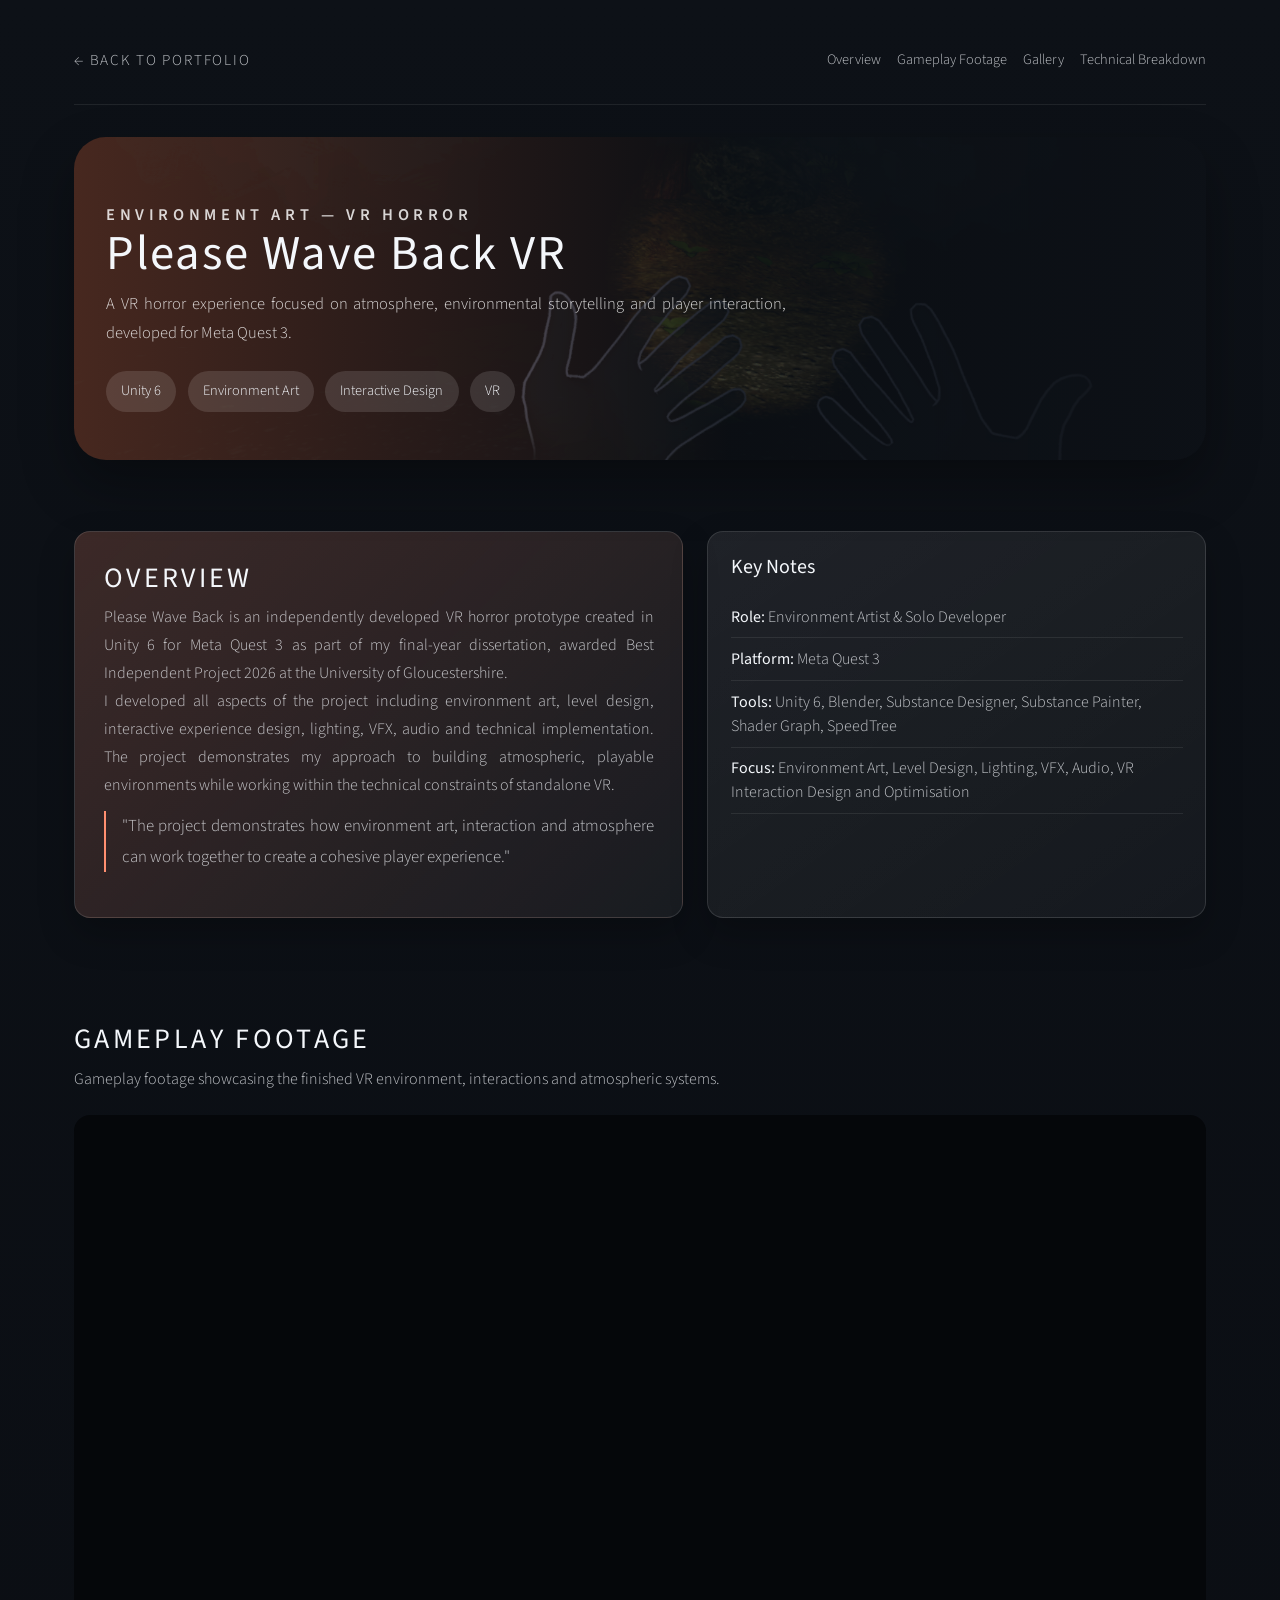
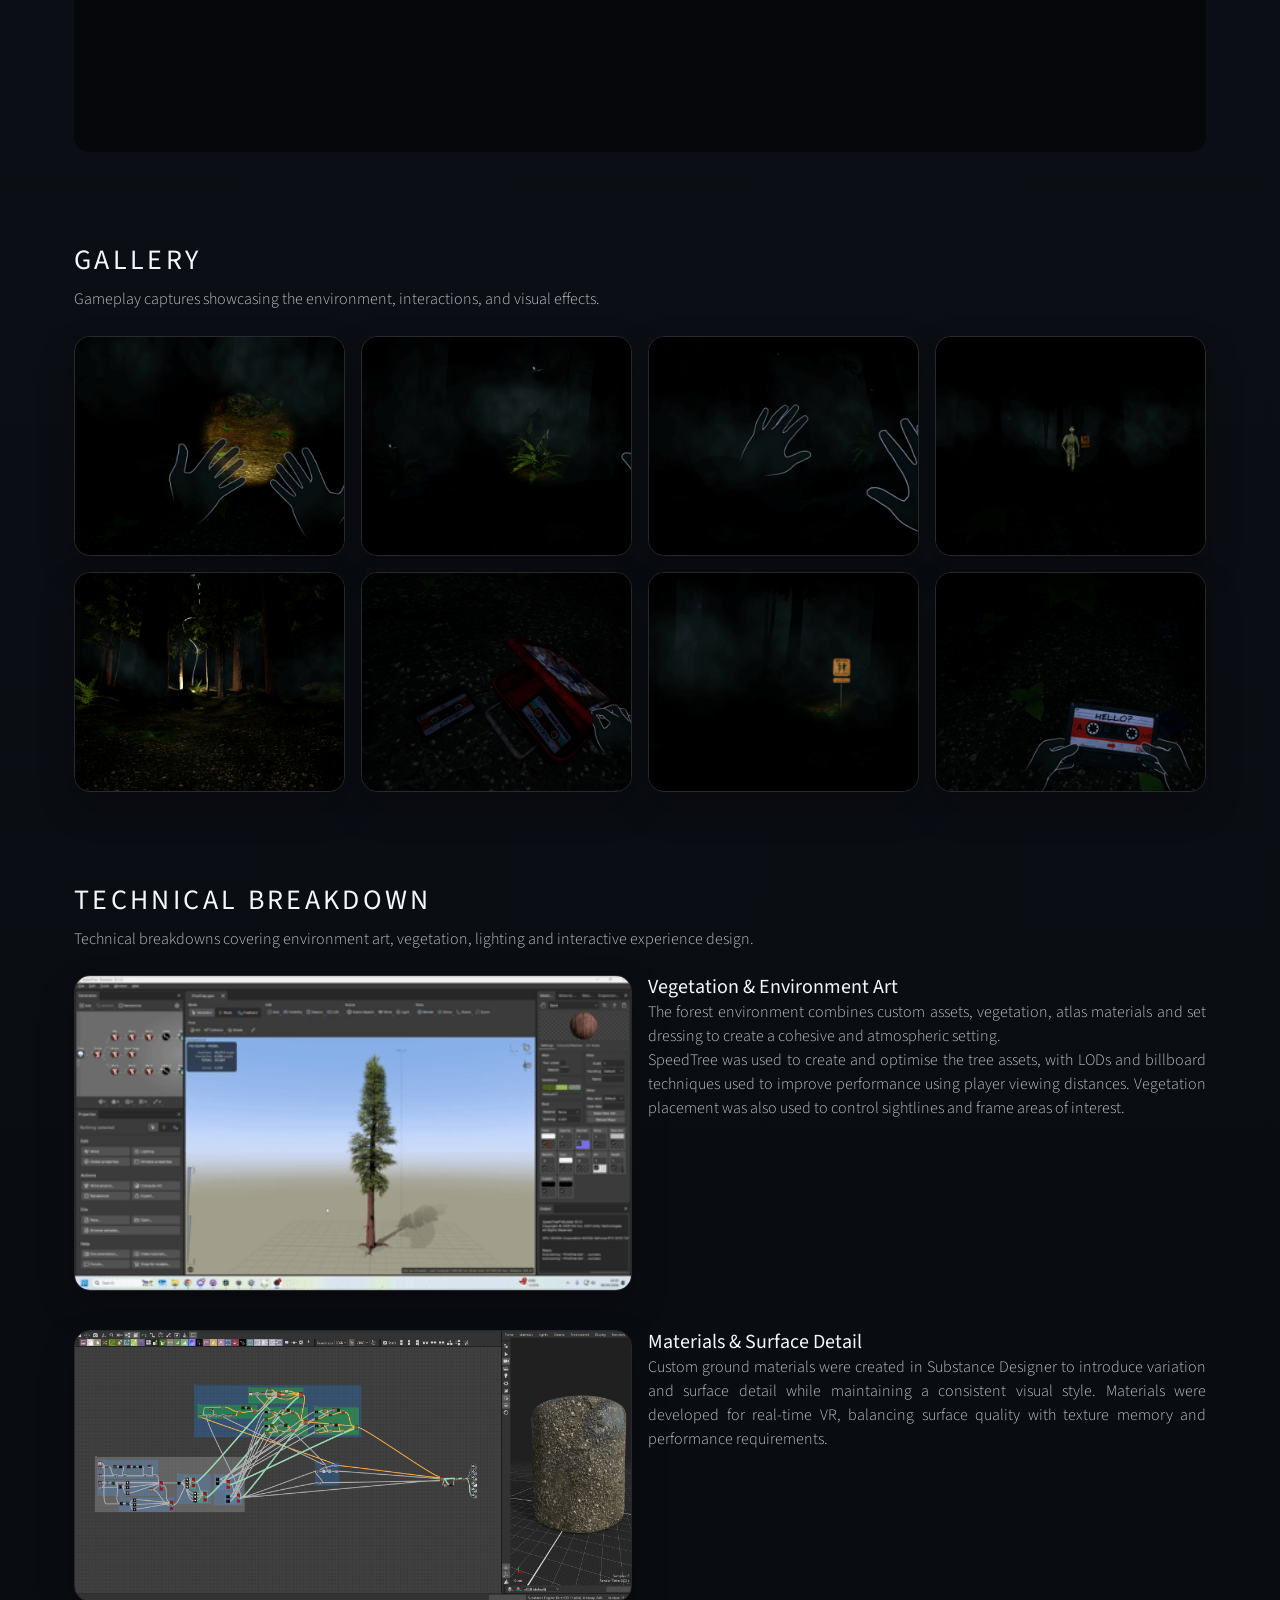
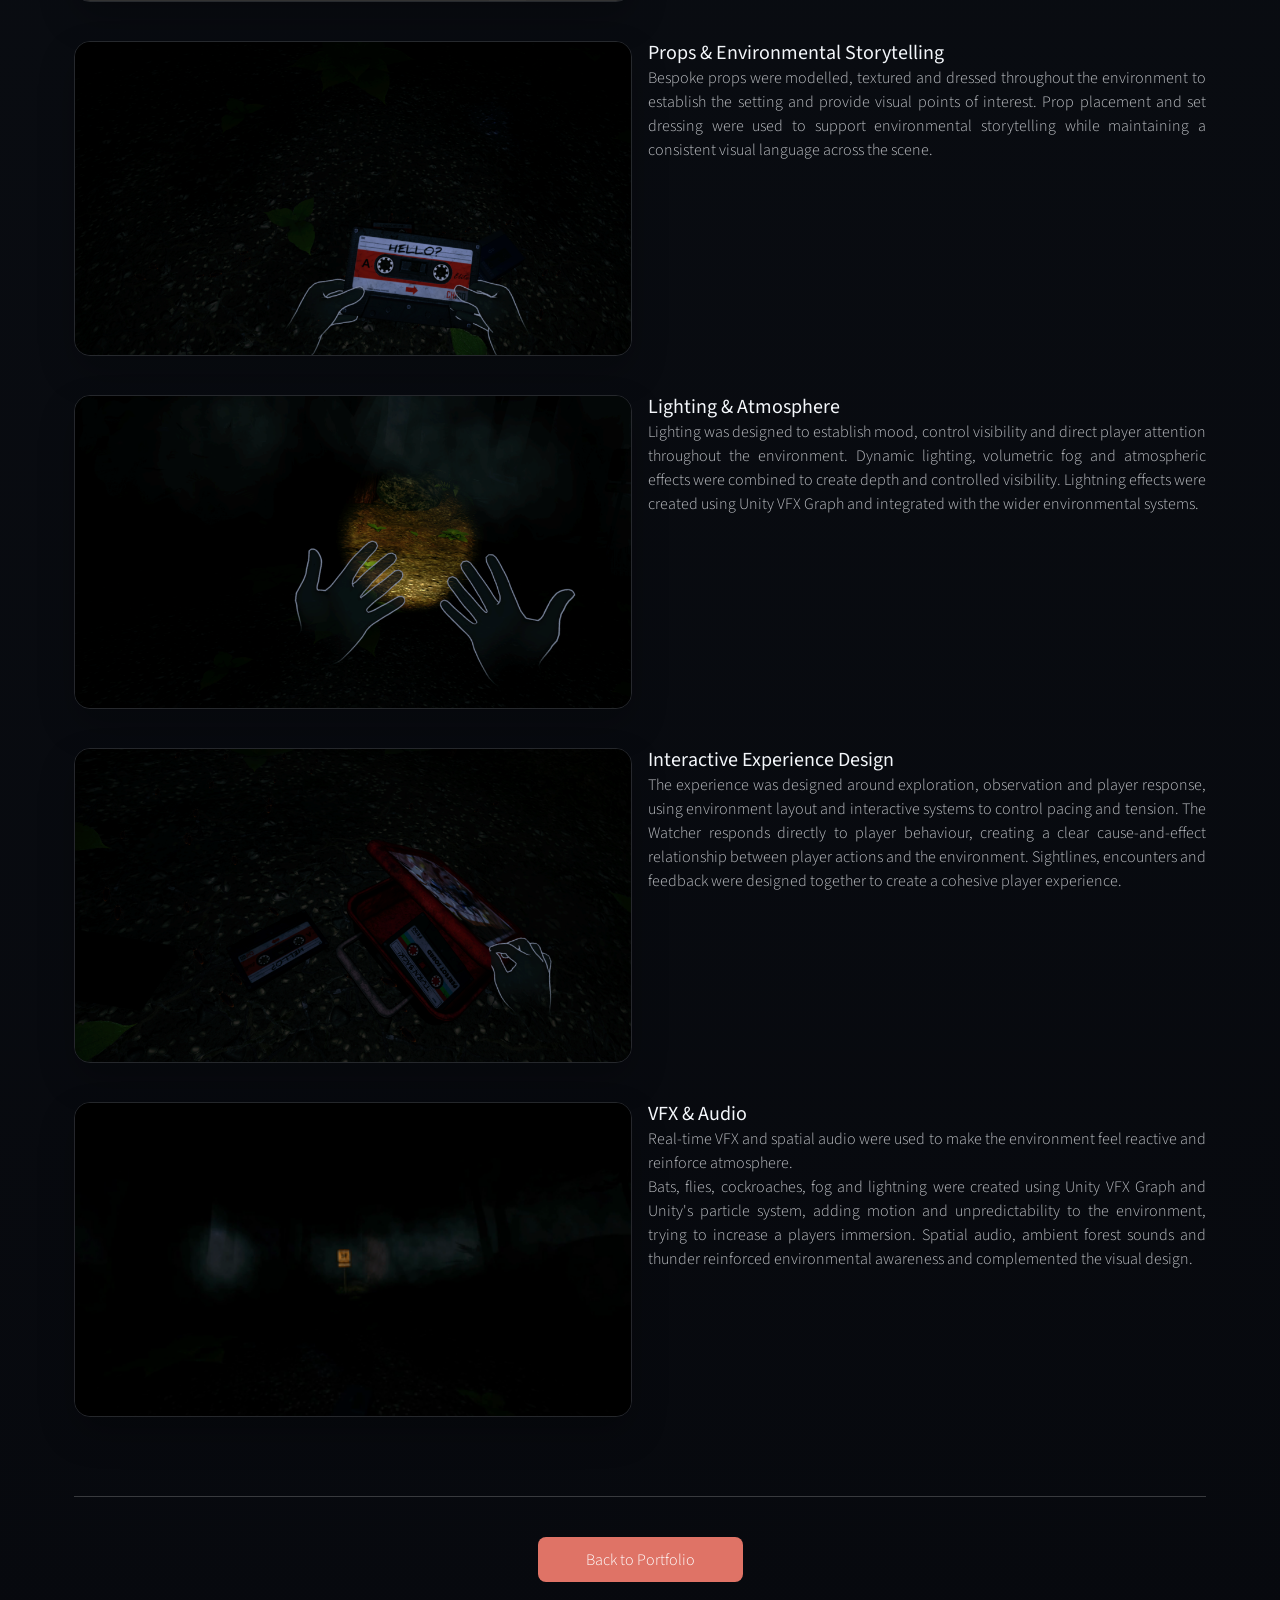
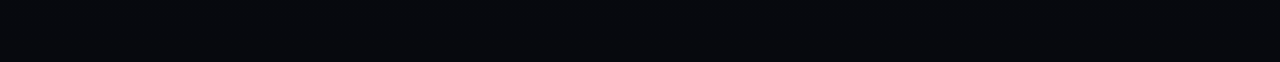
<file: please-wave-back.html>
<!DOCTYPE HTML>
<html>

<head>
	<title>Please Wave Back | Zak Brown</title>
	<meta charset="utf-8" />
	<meta name="viewport" content="width=device-width, initial-scale=1, user-scalable=no" />
	<link rel="stylesheet" href="assets/css/main.css" />
</head>

<body class="project-page">
	<div class="project-shell">
		<nav class="project-nav" aria-label="Project navigation">
			<a class="project-nav__link" href="index.html">← Back to portfolio</a>
			<div class="project-nav__menu">
				<a href="#overview" class="scrolly">Overview</a>
				<a href="#gameplay" class="scrolly">Gameplay Footage</a>
				<a href="#gallery" class="scrolly">Gallery</a>
				<a href="#breakdown" class="scrolly">Technical Breakdown</a>
			</div>
		</nav>

		<header class="project-hero"
			style="background-image: linear-gradient(90deg, rgba(255,143,112,0.28), rgba(13,17,23,0.84) 58%, rgba(13,17,23,0.98)), url('images/please-wave-back/Main.png');">
			<div class="project-hero__content">
				<p class="project-hero__eyebrow">Environment Art — VR Horror</p>
				<h1>Please Wave Back VR</h1>
				<p>A VR horror experience focused on atmosphere, environmental storytelling and player interaction,
					developed for Meta Quest 3.</p>
				<div class="project-hero__meta" aria-label="Project tags">
					<span>Unity 6</span>
					<span>Environment Art</span>
					<span>Interactive Design</span>
					<span>VR</span>
				</div>
			</div>
		</header>

		<section id="overview" class="project-section">
			<div class="project-grid">
				<div class="project-card project-card--feature">
					<div class="project-section__header">
						<h2>Overview</h2>
						<p>Please Wave Back is an independently developed VR horror prototype created in Unity 6 for
							Meta Quest 3 as part of my final-year dissertation, awarded Best Independent Project
							2026 at the University of Gloucestershire.<br>

							I developed all aspects of the project including environment art, level design, interactive
							experience design,
							lighting, VFX, audio and technical implementation. The project demonstrates my approach to
							building atmospheric, playable environments while working within the technical constraints
							of standalone VR.</p>
					</div>
					<p class="project-quote">"The project demonstrates how environment art, interaction and atmosphere
						can work together to create a cohesive player experience."</p>
				</div>
				<aside class="project-card">
					<h3>Key Notes</h3>
					<ul class="project-stat-list">
						<li><strong>Role:</strong> Environment Artist & Solo Developer</li>
						<li><strong>Platform:</strong> Meta Quest 3</li>
						<li><strong>Tools:</strong> Unity 6, Blender, Substance Designer, Substance Painter, Shader
							Graph, SpeedTree</li>
						<li><strong>Focus:</strong> Environment Art, Level Design, Lighting, VFX, Audio, VR Interaction
							Design
							and Optimisation</li>
					</ul>
				</aside>
			</div>
		</section>

		<section id="cinematic-video" class="project-section cinematic-video">
			<div class="project-section__header">
				<h2>Gameplay Footage</h2>
				<p>Gameplay footage showcasing the finished VR environment, interactions and atmospheric systems.</p>
			</div>
			<div class="project-video-frame">
				<iframe
					src="https://www.youtube.com/embed/Zx8rPb3WYG0?si=J8TrOhiF45ES4vQN" title="YouTube video player"
					frameborder="0"
					allow="accelerometer; autoplay; clipboard-write; encrypted-media; gyroscope; picture-in-picture; web-share"
					referrerpolicy="strict-origin-when-cross-origin" allowfullscreen></iframe>
			</div>
		</section>

		<section id="gallery" class="project-section">
			<div class="project-section__header">
				<h2>Gallery</h2>
				<p>Gameplay captures showcasing the environment, interactions, and visual effects.
				</p>
			</div>
			<div class="project-gallery">
				<img src="images/please-wave-back/Main.png" alt="Main" />
				<img src="images/please-wave-back/Wave.png" alt="Wave" />
				<img src="images/please-wave-back/Fear.png" alt="Fear" />
				<img src="images/please-wave-back/Monster.png" alt="Monster" />
				<img src="images/please-wave-back/Lightning.png" alt="Lightning" />
				<img src="images/please-wave-back/Lunch.png" alt="Lunch" />
				<img src="images/please-wave-back/Sign.png" alt="Sign" />
				<img src="images/please-wave-back/Tape.png" alt="Tape Recorder" />
			</div>
		</section>

		<section id="breakdown" class="project-section">
			<div class="project-section__header">
				<h2>Technical breakdown</h2>
				<p>Technical breakdowns covering environment art, vegetation, lighting and interactive
					experience design.</p>
			</div>

			<div class="breakdown-list">
				<div class="breakdown-item">
					<div><img src="images/please-wave-back/SpeedTree.gif" alt="Pine Tree" /></div>
					<div class="breakdown-text">
						<h3>Vegetation & Environment Art</h3>
						<p>
							The forest environment combines custom assets, vegetation, atlas materials and set
							dressing to create a cohesive and atmospheric setting.<br>

							SpeedTree was used to create and optimise the tree assets, with LODs and billboard
							techniques used to improve performance using player viewing distances. Vegetation
							placement was also used to control sightlines and frame areas of interest.
						</p>
					</div>
				</div>

				<div class="breakdown-list">
					<div class="breakdown-item">
						<div><img src="images/please-wave-back/SubstanceDesigner.png" alt="Substance Designer"></div>
						<div class="breakdown-text">
							<h3>Materials & Surface Detail</h3>
							<p>Custom ground materials were created in Substance Designer to introduce variation and
								surface detail while maintaining a consistent visual style.

								Materials were developed for real-time VR, balancing surface quality with texture memory
								and performance requirements.</p>
						</div>
					</div>
				</div>

				<div class="breakdown-list">
					<div class="breakdown-item">
						<div><img src="images/please-wave-back/Tape.png" alt="Tape Recorder" /></div>
						<div class="breakdown-text">
							<h3>Props & Environmental Storytelling</h3>
							<p>
								Bespoke props were modelled, textured and dressed throughout the environment to
								establish the setting and provide visual points of interest.

								Prop placement and set dressing were used to support environmental storytelling while
								maintaining a consistent visual language across the scene.
							</p>
						</div>
					</div>

					<div class="breakdown-list">
						<div class="breakdown-item">
							<div><img src="images/please-wave-back/Main.png" alt="Lighting" /></div>
							<div class="breakdown-text">
								<h3>Lighting & Atmosphere</h3>
								<p>
									Lighting was designed to establish mood, control visibility and direct player
									attention throughout the environment.

									Dynamic lighting, volumetric fog and atmospheric effects were combined to create
									depth and controlled visibility. Lightning effects were created using Unity VFX
									Graph and integrated with the wider environmental systems.
								</p>
							</div>
						</div>

						<div class="breakdown-list">
							<div class="breakdown-item">
								<div><img src="images/please-wave-back/Lunch.png" alt="Interactive Design" /></div>
								<div class="breakdown-text">
									<h3>Interactive Experience Design</h3>
									<p>
										The experience was designed around exploration, observation and player response,
										using environment layout and interactive systems to control pacing and tension.

										The Watcher responds directly to player behaviour, creating a clear
										cause-and-effect relationship between player actions and the environment.
										Sightlines, encounters and feedback were designed together to create a cohesive
										player experience.
									</p>
								</div>
							</div>

							<div class="breakdown-list">
								<div class="breakdown-item">
									<div><img src="images/please-wave-back/VFXs.gif" alt="Lightning" /></div>
									<div class="breakdown-text">
										<h3>VFX & Audio</h3>
										<p>
											Real-time VFX and spatial audio were used to make the environment feel
											reactive and reinforce atmosphere.<br>

											Bats, flies, cockroaches, fog and lightning were created using Unity VFX
											Graph and Unity's particle system, adding motion and unpredictability to the
											environment, trying to increase a players immersion. Spatial
											audio, ambient forest sounds and thunder reinforced environmental awareness
											and complemented the visual design.
										</p>
									</div>
								</div>

								<!-- Scripts -->
								<script src="assets/js/jquery.min.js"></script>
								<script src="assets/js/jquery.dropotron.min.js"></script>
								<script src="assets/js/jquery.scrolly.min.js"></script>
								<script src="assets/js/jquery.scrollex.min.js"></script>
								<script src="assets/js/browser.min.js"></script>
								<script src="assets/js/breakpoints.min.js"></script>
								<script src="assets/js/util.js"></script>
								<script src="assets/js/main.js"></script>

</body>

</html>
</file>
<file: assets/css/main.css>
@import url("https://fonts.googleapis.com/css?family=Source+Sans+Pro:300,300italic,400,400italic,600");
@import url("fontawesome-all.min.css");
:root {
  --color-bg: #0d1117;
  --color-surface: rgba(255, 255, 255, 0.05);
  --color-surface-strong: rgba(255, 255, 255, 0.08);
  --color-text: #f4f7fb;
  --color-text-muted: rgba(244, 247, 251, 0.76);
  --color-accent: #ff8f70;
  --color-accent-strong: #ffb099;
  --color-border: rgba(255, 255, 255, 0.12);
  --radius-lg: 2rem;
  --radius-md: 1rem;
  --shadow-lg: 0 24px 54px rgba(0, 0, 0, 0.32);
  --shadow-md: 0 16px 36px rgba(0, 0, 0, 0.24);
  --space-sm: 1rem;
  --space-md: 1.5rem;
  --space-lg: 2.5rem;
  --content-width: 1180px; }
/*
	Helios by HTML5 UP
	html5up.net | @ajlkn
	Free for personal and commercial use under the CCA 3.0 license (html5up.net/license)
*/
/*
	-----------------------------------------------------------
	Style guide
	-----------------------------------------------------------
	1. Breakpoints
	2. Reset and base styles
	3. Layout and structure
	4. Components and utilities
	5. Page sections
	6. Responsive adjustments
	-----------------------------------------------------------
*/
html, body, div, span, applet, object,
iframe, h1, h2, h3, h4, h5, h6, p, blockquote,
pre, a, abbr, acronym, address, big, cite,
code, del, dfn, em, img, ins, kbd, q, s, samp,
small, strike, strong, sub, sup, tt, var, b,
u, i, center, dl, dt, dd, ol, ul, li, fieldset,
form, label, legend, table, caption, tbody,
tfoot, thead, tr, th, td, article, aside,
canvas, details, embed, figure, figcaption,
footer, header, hgroup, menu, nav, output, ruby,
section, summary, time, mark, audio, video {
  margin: 0;
  padding: 0;
  border: 0;
  font-size: 100%;
  font: inherit;
  vertical-align: baseline; }

article, aside, details, figcaption, figure,
footer, header, hgroup, menu, nav, section {
  display: block; }

body {
  line-height: 1; }

ol, ul {
  list-style: none; }

blockquote, q {
  quotes: none; }
  blockquote:before, blockquote:after, q:before, q:after {
    content: '';
    content: none; }

table {
  border-collapse: collapse;
  border-spacing: 0; }

body {
  -webkit-text-size-adjust: none; }

mark {
  background-color: transparent;
  color: inherit; }

input::-moz-focus-inner {
  border: 0;
  padding: 0; }

input, select, textarea {
  -moz-appearance: none;
  -webkit-appearance: none;
  -ms-appearance: none;
  appearance: none; }

/* Basic */
html {
  box-sizing: border-box; }

*, *:before, *:after {
  box-sizing: inherit; }

body {
  background: var(--color-bg);
  color: var(--color-text);
  font-size: 15pt;
  line-height: 1.85em;
  font-family: "Source Sans Pro", sans-serif;
  font-weight: 300; }
  body.is-preload *, body.is-preload *:before, body.is-preload *:after {
    -moz-animation: none !important;
    -webkit-animation: none !important;
    -ms-animation: none !important;
    animation: none !important;
    -moz-transition: none !important;
    -webkit-transition: none !important;
    -ms-transition: none !important;
    transition: none !important; }

input, textarea, select {
  font-size: 15pt;
  line-height: 1.85em;
  font-family: "Source Sans Pro", sans-serif;
  font-weight: 300; }

h1, h2, h3, h4, h5, h6 {
  font-weight: 400;
  color: var(--color-text);
  line-height: 1.25em; }

h1 a, h2 a, h3 a, h4 a, h5 a, h6 a {
  color: inherit;
  text-decoration: none;
  border-bottom-color: transparent; }

h1 strong, h2 strong, h3 strong, h4 strong, h5 strong, h6 strong {
  font-weight: 600; }

h2 {
  font-size: 2.85em; }

h3 {
  font-size: 1.25em; }

h4 {
  font-size: 1em;
  margin: 0 0 0.25em 0; }

strong, b {
  font-weight: 400;
  color: var(--color-text); }

em, i {
  font-style: italic; }

a {
  color: inherit;
  border-bottom: solid 1px rgba(128, 128, 128, 0.15);
  text-decoration: none;
  -moz-transition: background-color 0.35s ease-in-out, color 0.35s ease-in-out, border-bottom-color 0.35s ease-in-out;
  -webkit-transition: background-color 0.35s ease-in-out, color 0.35s ease-in-out, border-bottom-color 0.35s ease-in-out;
  -ms-transition: background-color 0.35s ease-in-out, color 0.35s ease-in-out, border-bottom-color 0.35s ease-in-out;
  transition: background-color 0.35s ease-in-out, color 0.35s ease-in-out, border-bottom-color 0.35s ease-in-out; }
  a:hover {
    color: #ef8376;
    border-bottom-color: transparent; }

sub {
  position: relative;
  top: 0.5em;
  font-size: 0.8em; }

sup {
  position: relative;
  top: -0.5em;
  font-size: 0.8em; }

blockquote {
  border-left: solid 0.5em rgba(128, 128, 128, 0.2);
  padding: 1em 0 1em 2em;
  font-style: italic; }

p, ul, ol, dl, table {
  margin-bottom: 1em; }

p {
  text-align: justify; }

br.clear {
  clear: both; }

hr {
  position: relative;
  display: block;
  border: 0;
  top: 4.5em;
  margin-bottom: 9em;
  height: 6px;
  border-top: solid 1px rgba(128, 128, 128, 0.2);
  border-bottom: solid 1px rgba(128, 128, 128, 0.2); }
  hr:before, hr:after {
    content: '';
    position: absolute;
    top: -8px;
    display: block;
    width: 1px;
    height: 21px;
    background: rgba(128, 128, 128, 0.2); }
  hr:before {
    left: -1px; }
  hr:after {
    right: -1px; }

.timestamp {
  color: rgba(128, 128, 128, 0.75);
  font-size: 0.8em; }

/* Container */
.container {
  margin: 0 auto;
  max-width: 100%;
  width: 1400px; }
  @media screen and (max-width: 1680px) {
    .container {
      width: 1200px; } }
  @media screen and (max-width: 1280px) {
    .container {
      width: 100%; } }
  @media screen and (max-width: 960px) {
    .container {
      width: 100%; } }
  @media screen and (max-width: 840px) {
    .container {
      width: 100%; } }
  @media screen and (max-width: 736px) {
    .container {
      width: 100%; } }
/* Row */
.row {
  display: flex;
  flex-wrap: wrap;
  box-sizing: border-box;
  align-items: stretch; }
  .row > * {
    box-sizing: border-box; }
  .row.gtr-uniform > * > :last-child {
    margin-bottom: 0; }
  .row.aln-left {
    justify-content: flex-start; }
  .row.aln-center {
    justify-content: center; }
  .row.aln-right {
    justify-content: flex-end; }
  .row.aln-top {
    align-items: flex-start; }
  .row.aln-middle {
    align-items: center; }
  .row.aln-bottom {
    align-items: flex-end; }
  .row > .imp {
    order: -1; }
  .row > .col-1 {
    width: 8.33333%; }
  .row > .off-1 {
    margin-left: 8.33333%; }
  .row > .col-2 {
    width: 16.66667%; }
  .row > .off-2 {
    margin-left: 16.66667%; }
  .row > .col-3 {
    width: 25%; }
  .row > .off-3 {
    margin-left: 25%; }
  .row > .col-4 {
    width: 33.33333%; }
  .row > .off-4 {
    margin-left: 33.33333%; }
  .row > .col-5 {
    width: 41.66667%; }
  .row > .off-5 {
    margin-left: 41.66667%; }
  .row > .col-6 {
    width: 50%; }
  .row > .off-6 {
    margin-left: 50%; }
  .row > .col-7 {
    width: 58.33333%; }
  .row > .off-7 {
    margin-left: 58.33333%; }
  .row > .col-8 {
    width: 66.66667%; }
  .row > .off-8 {
    margin-left: 66.66667%; }
  .row > .col-9 {
    width: 75%; }
  .row > .off-9 {
    margin-left: 75%; }
  .row > .col-10 {
    width: 83.33333%; }
  .row > .off-10 {
    margin-left: 83.33333%; }
  .row > .col-11 {
    width: 91.66667%; }
  .row > .off-11 {
    margin-left: 91.66667%; }
  .row > .col-12 {
    width: 100%; }
  .row > .off-12 {
    margin-left: 100%; }
  .row.gtr-0 {
    margin-top: 0px;
    margin-left: 0px; }
    .row.gtr-0 > * {
      padding: 0px 0 0 0px; }
    .row.gtr-0.gtr-uniform {
      margin-top: 0px; }
      .row.gtr-0.gtr-uniform > * {
        padding-top: 0px; }
  .row.gtr-25 {
    margin-top: -10px;
    margin-left: -10px; }
    .row.gtr-25 > * {
      padding: 10px 0 0 10px; }
    .row.gtr-25.gtr-uniform {
      margin-top: -10px; }
      .row.gtr-25.gtr-uniform > * {
        padding-top: 10px; }
  .row.gtr-50 {
    margin-top: -20px;
    margin-left: -20px; }
    .row.gtr-50 > * {
      padding: 20px 0 0 20px; }
    .row.gtr-50.gtr-uniform {
      margin-top: -20px; }
      .row.gtr-50.gtr-uniform > * {
        padding-top: 20px; }
  .row {
    margin-top: -40px;
    margin-left: -40px; }
    .row > * {
      padding: 40px 0 0 40px; }
    .row.gtr-uniform {
      margin-top: -40px; }
      .row.gtr-uniform > * {
        padding-top: 40px; }
  .row.gtr-150 {
    margin-top: -60px;
    margin-left: -60px; }
    .row.gtr-150 > * {
      padding: 60px 0 0 60px; }
    .row.gtr-150.gtr-uniform {
      margin-top: -60px; }
      .row.gtr-150.gtr-uniform > * {
        padding-top: 60px; }
  .row.gtr-200 {
    margin-top: -80px;
    margin-left: -80px; }
    .row.gtr-200 > * {
      padding: 80px 0 0 80px; }
    .row.gtr-200.gtr-uniform {
      margin-top: -80px; }
      .row.gtr-200.gtr-uniform > * {
        padding-top: 80px; }
  @media screen and (max-width: 1680px) {
    .row {
      display: flex;
      flex-wrap: wrap;
      box-sizing: border-box;
      align-items: stretch; }
      .row > * {
        box-sizing: border-box; }
      .row.gtr-uniform > * > :last-child {
        margin-bottom: 0; }
      .row.aln-left {
        justify-content: flex-start; }
      .row.aln-center {
        justify-content: center; }
      .row.aln-right {
        justify-content: flex-end; }
      .row.aln-top {
        align-items: flex-start; }
      .row.aln-middle {
        align-items: center; }
      .row.aln-bottom {
        align-items: flex-end; }
      .row > .imp-wide {
        order: -1; }
      .row > .col-1-wide {
        width: 8.33333%; }
      .row > .off-1-wide {
        margin-left: 8.33333%; }
      .row > .col-2-wide {
        width: 16.66667%; }
      .row > .off-2-wide {
        margin-left: 16.66667%; }
      .row > .col-3-wide {
        width: 25%; }
      .row > .off-3-wide {
        margin-left: 25%; }
      .row > .col-4-wide {
        width: 33.33333%; }
      .row > .off-4-wide {
        margin-left: 33.33333%; }
      .row > .col-5-wide {
        width: 41.66667%; }
      .row > .off-5-wide {
        margin-left: 41.66667%; }
      .row > .col-6-wide {
        width: 50%; }
      .row > .off-6-wide {
        margin-left: 50%; }
      .row > .col-7-wide {
        width: 58.33333%; }
      .row > .off-7-wide {
        margin-left: 58.33333%; }
      .row > .col-8-wide {
        width: 66.66667%; }
      .row > .off-8-wide {
        margin-left: 66.66667%; }
      .row > .col-9-wide {
        width: 75%; }
      .row > .off-9-wide {
        margin-left: 75%; }
      .row > .col-10-wide {
        width: 83.33333%; }
      .row > .off-10-wide {
        margin-left: 83.33333%; }
      .row > .col-11-wide {
        width: 91.66667%; }
      .row > .off-11-wide {
        margin-left: 91.66667%; }
      .row > .col-12-wide {
        width: 100%; }
      .row > .off-12-wide {
        margin-left: 100%; }
      .row.gtr-0 {
        margin-top: 0px;
        margin-left: 0px; }
        .row.gtr-0 > * {
          padding: 0px 0 0 0px; }
        .row.gtr-0.gtr-uniform {
          margin-top: 0px; }
          .row.gtr-0.gtr-uniform > * {
            padding-top: 0px; }
      .row.gtr-25 {
        margin-top: -10px;
        margin-left: -10px; }
        .row.gtr-25 > * {
          padding: 10px 0 0 10px; }
        .row.gtr-25.gtr-uniform {
          margin-top: -10px; }
          .row.gtr-25.gtr-uniform > * {
            padding-top: 10px; }
      .row.gtr-50 {
        margin-top: -20px;
        margin-left: -20px; }
        .row.gtr-50 > * {
          padding: 20px 0 0 20px; }
        .row.gtr-50.gtr-uniform {
          margin-top: -20px; }
          .row.gtr-50.gtr-uniform > * {
            padding-top: 20px; }
      .row {
        margin-top: -40px;
        margin-left: -40px; }
        .row > * {
          padding: 40px 0 0 40px; }
        .row.gtr-uniform {
          margin-top: -40px; }
          .row.gtr-uniform > * {
            padding-top: 40px; }
      .row.gtr-150 {
        margin-top: -60px;
        margin-left: -60px; }
        .row.gtr-150 > * {
          padding: 60px 0 0 60px; }
        .row.gtr-150.gtr-uniform {
          margin-top: -60px; }
          .row.gtr-150.gtr-uniform > * {
            padding-top: 60px; }
      .row.gtr-200 {
        margin-top: -80px;
        margin-left: -80px; }
        .row.gtr-200 > * {
          padding: 80px 0 0 80px; }
        .row.gtr-200.gtr-uniform {
          margin-top: -80px; }
          .row.gtr-200.gtr-uniform > * {
            padding-top: 80px; } }
  @media screen and (max-width: 1280px) {
    .row {
      display: flex;
      flex-wrap: wrap;
      box-sizing: border-box;
      align-items: stretch; }
      .row > * {
        box-sizing: border-box; }
      .row.gtr-uniform > * > :last-child {
        margin-bottom: 0; }
      .row.aln-left {
        justify-content: flex-start; }
      .row.aln-center {
        justify-content: center; }
      .row.aln-right {
        justify-content: flex-end; }
      .row.aln-top {
        align-items: flex-start; }
      .row.aln-middle {
        align-items: center; }
      .row.aln-bottom {
        align-items: flex-end; }
      .row > .imp-normal {
        order: -1; }
      .row > .col-1-normal {
        width: 8.33333%; }
      .row > .off-1-normal {
        margin-left: 8.33333%; }
      .row > .col-2-normal {
        width: 16.66667%; }
      .row > .off-2-normal {
        margin-left: 16.66667%; }
      .row > .col-3-normal {
        width: 25%; }
      .row > .off-3-normal {
        margin-left: 25%; }
      .row > .col-4-normal {
        width: 33.33333%; }
      .row > .off-4-normal {
        margin-left: 33.33333%; }
      .row > .col-5-normal {
        width: 41.66667%; }
      .row > .off-5-normal {
        margin-left: 41.66667%; }
      .row > .col-6-normal {
        width: 50%; }
      .row > .off-6-normal {
        margin-left: 50%; }
      .row > .col-7-normal {
        width: 58.33333%; }
      .row > .off-7-normal {
        margin-left: 58.33333%; }
      .row > .col-8-normal {
        width: 66.66667%; }
      .row > .off-8-normal {
        margin-left: 66.66667%; }
      .row > .col-9-normal {
        width: 75%; }
      .row > .off-9-normal {
        margin-left: 75%; }
      .row > .col-10-normal {
        width: 83.33333%; }
      .row > .off-10-normal {
        margin-left: 83.33333%; }
      .row > .col-11-normal {
        width: 91.66667%; }
      .row > .off-11-normal {
        margin-left: 91.66667%; }
      .row > .col-12-normal {
        width: 100%; }
      .row > .off-12-normal {
        margin-left: 100%; }
      .row.gtr-0 {
        margin-top: 0px;
        margin-left: 0px; }
        .row.gtr-0 > * {
          padding: 0px 0 0 0px; }
        .row.gtr-0.gtr-uniform {
          margin-top: 0px; }
          .row.gtr-0.gtr-uniform > * {
            padding-top: 0px; }
      .row.gtr-25 {
        margin-top: -9px;
        margin-left: -9px; }
        .row.gtr-25 > * {
          padding: 9px 0 0 9px; }
        .row.gtr-25.gtr-uniform {
          margin-top: -9px; }
          .row.gtr-25.gtr-uniform > * {
            padding-top: 9px; }
      .row.gtr-50 {
        margin-top: -18px;
        margin-left: -18px; }
        .row.gtr-50 > * {
          padding: 18px 0 0 18px; }
        .row.gtr-50.gtr-uniform {
          margin-top: -18px; }
          .row.gtr-50.gtr-uniform > * {
            padding-top: 18px; }
      .row {
        margin-top: -36px;
        margin-left: -36px; }
        .row > * {
          padding: 36px 0 0 36px; }
        .row.gtr-uniform {
          margin-top: -36px; }
          .row.gtr-uniform > * {
            padding-top: 36px; }
      .row.gtr-150 {
        margin-top: -54px;
        margin-left: -54px; }
        .row.gtr-150 > * {
          padding: 54px 0 0 54px; }
        .row.gtr-150.gtr-uniform {
          margin-top: -54px; }
          .row.gtr-150.gtr-uniform > * {
            padding-top: 54px; }
      .row.gtr-200 {
        margin-top: -72px;
        margin-left: -72px; }
        .row.gtr-200 > * {
          padding: 72px 0 0 72px; }
        .row.gtr-200.gtr-uniform {
          margin-top: -72px; }
          .row.gtr-200.gtr-uniform > * {
            padding-top: 72px; } }
  @media screen and (max-width: 960px) {
    .row {
      display: flex;
      flex-wrap: wrap;
      box-sizing: border-box;
      align-items: stretch; }
      .row > * {
        box-sizing: border-box; }
      .row.gtr-uniform > * > :last-child {
        margin-bottom: 0; }
      .row.aln-left {
        justify-content: flex-start; }
      .row.aln-center {
        justify-content: center; }
      .row.aln-right {
        justify-content: flex-end; }
      .row.aln-top {
        align-items: flex-start; }
      .row.aln-middle {
        align-items: center; }
      .row.aln-bottom {
        align-items: flex-end; }
      .row > .imp-narrow {
        order: -1; }
      .row > .col-1-narrow {
        width: 8.33333%; }
      .row > .off-1-narrow {
        margin-left: 8.33333%; }
      .row > .col-2-narrow {
        width: 16.66667%; }
      .row > .off-2-narrow {
        margin-left: 16.66667%; }
      .row > .col-3-narrow {
        width: 25%; }
      .row > .off-3-narrow {
        margin-left: 25%; }
      .row > .col-4-narrow {
        width: 33.33333%; }
      .row > .off-4-narrow {
        margin-left: 33.33333%; }
      .row > .col-5-narrow {
        width: 41.66667%; }
      .row > .off-5-narrow {
        margin-left: 41.66667%; }
      .row > .col-6-narrow {
        width: 50%; }
      .row > .off-6-narrow {
        margin-left: 50%; }
      .row > .col-7-narrow {
        width: 58.33333%; }
      .row > .off-7-narrow {
        margin-left: 58.33333%; }
      .row > .col-8-narrow {
        width: 66.66667%; }
      .row > .off-8-narrow {
        margin-left: 66.66667%; }
      .row > .col-9-narrow {
        width: 75%; }
      .row > .off-9-narrow {
        margin-left: 75%; }
      .row > .col-10-narrow {
        width: 83.33333%; }
      .row > .off-10-narrow {
        margin-left: 83.33333%; }
      .row > .col-11-narrow {
        width: 91.66667%; }
      .row > .off-11-narrow {
        margin-left: 91.66667%; }
      .row > .col-12-narrow {
        width: 100%; }
      .row > .off-12-narrow {
        margin-left: 100%; }
      .row.gtr-0 {
        margin-top: 0px;
        margin-left: 0px; }
        .row.gtr-0 > * {
          padding: 0px 0 0 0px; }
        .row.gtr-0.gtr-uniform {
          margin-top: 0px; }
          .row.gtr-0.gtr-uniform > * {
            padding-top: 0px; }
      .row.gtr-25 {
        margin-top: -8px;
        margin-left: -8px; }
        .row.gtr-25 > * {
          padding: 8px 0 0 8px; }
        .row.gtr-25.gtr-uniform {
          margin-top: -8px; }
          .row.gtr-25.gtr-uniform > * {
            padding-top: 8px; }
      .row.gtr-50 {
        margin-top: -16px;
        margin-left: -16px; }
        .row.gtr-50 > * {
          padding: 16px 0 0 16px; }
        .row.gtr-50.gtr-uniform {
          margin-top: -16px; }
          .row.gtr-50.gtr-uniform > * {
            padding-top: 16px; }
      .row {
        margin-top: -32px;
        margin-left: -32px; }
        .row > * {
          padding: 32px 0 0 32px; }
        .row.gtr-uniform {
          margin-top: -32px; }
          .row.gtr-uniform > * {
            padding-top: 32px; }
      .row.gtr-150 {
        margin-top: -48px;
        margin-left: -48px; }
        .row.gtr-150 > * {
          padding: 48px 0 0 48px; }
        .row.gtr-150.gtr-uniform {
          margin-top: -48px; }
          .row.gtr-150.gtr-uniform > * {
            padding-top: 48px; }
      .row.gtr-200 {
        margin-top: -64px;
        margin-left: -64px; }
        .row.gtr-200 > * {
          padding: 64px 0 0 64px; }
        .row.gtr-200.gtr-uniform {
          margin-top: -64px; }
          .row.gtr-200.gtr-uniform > * {
            padding-top: 64px; } }
  @media screen and (max-width: 840px) {
    .row {
      display: flex;
      flex-wrap: wrap;
      box-sizing: border-box;
      align-items: stretch; }
      .row > * {
        box-sizing: border-box; }
      .row.gtr-uniform > * > :last-child {
        margin-bottom: 0; }
      .row.aln-left {
        justify-content: flex-start; }
      .row.aln-center {
        justify-content: center; }
      .row.aln-right {
        justify-content: flex-end; }
      .row.aln-top {
        align-items: flex-start; }
      .row.aln-middle {
        align-items: center; }
      .row.aln-bottom {
        align-items: flex-end; }
      .row > .imp-narrower {
        order: -1; }
      .row > .col-1-narrower {
        width: 8.33333%; }
      .row > .off-1-narrower {
        margin-left: 8.33333%; }
      .row > .col-2-narrower {
        width: 16.66667%; }
      .row > .off-2-narrower {
        margin-left: 16.66667%; }
      .row > .col-3-narrower {
        width: 25%; }
      .row > .off-3-narrower {
        margin-left: 25%; }
      .row > .col-4-narrower {
        width: 33.33333%; }
      .row > .off-4-narrower {
        margin-left: 33.33333%; }
      .row > .col-5-narrower {
        width: 41.66667%; }
      .row > .off-5-narrower {
        margin-left: 41.66667%; }
      .row > .col-6-narrower {
        width: 50%; }
      .row > .off-6-narrower {
        margin-left: 50%; }
      .row > .col-7-narrower {
        width: 58.33333%; }
      .row > .off-7-narrower {
        margin-left: 58.33333%; }
      .row > .col-8-narrower {
        width: 66.66667%; }
      .row > .off-8-narrower {
        margin-left: 66.66667%; }
      .row > .col-9-narrower {
        width: 75%; }
      .row > .off-9-narrower {
        margin-left: 75%; }
      .row > .col-10-narrower {
        width: 83.33333%; }
      .row > .off-10-narrower {
        margin-left: 83.33333%; }
      .row > .col-11-narrower {
        width: 91.66667%; }
      .row > .off-11-narrower {
        margin-left: 91.66667%; }
      .row > .col-12-narrower {
        width: 100%; }
      .row > .off-12-narrower {
        margin-left: 100%; }
      .row.gtr-0 {
        margin-top: 0px;
        margin-left: 0px; }
        .row.gtr-0 > * {
          padding: 0px 0 0 0px; }
        .row.gtr-0.gtr-uniform {
          margin-top: 0px; }
          .row.gtr-0.gtr-uniform > * {
            padding-top: 0px; }
      .row.gtr-25 {
        margin-top: -8px;
        margin-left: -8px; }
        .row.gtr-25 > * {
          padding: 8px 0 0 8px; }
        .row.gtr-25.gtr-uniform {
          margin-top: -8px; }
          .row.gtr-25.gtr-uniform > * {
            padding-top: 8px; }
      .row.gtr-50 {
        margin-top: -16px;
        margin-left: -16px; }
        .row.gtr-50 > * {
          padding: 16px 0 0 16px; }
        .row.gtr-50.gtr-uniform {
          margin-top: -16px; }
          .row.gtr-50.gtr-uniform > * {
            padding-top: 16px; }
      .row {
        margin-top: -32px;
        margin-left: -32px; }
        .row > * {
          padding: 32px 0 0 32px; }
        .row.gtr-uniform {
          margin-top: -32px; }
          .row.gtr-uniform > * {
            padding-top: 32px; }
      .row.gtr-150 {
        margin-top: -48px;
        margin-left: -48px; }
        .row.gtr-150 > * {
          padding: 48px 0 0 48px; }
        .row.gtr-150.gtr-uniform {
          margin-top: -48px; }
          .row.gtr-150.gtr-uniform > * {
            padding-top: 48px; }
      .row.gtr-200 {
        margin-top: -64px;
        margin-left: -64px; }
        .row.gtr-200 > * {
          padding: 64px 0 0 64px; }
        .row.gtr-200.gtr-uniform {
          margin-top: -64px; }
          .row.gtr-200.gtr-uniform > * {
            padding-top: 64px; } }
  @media screen and (max-width: 736px) {
    .row {
      display: flex;
      flex-wrap: wrap;
      box-sizing: border-box;
      align-items: stretch; }
      .row > * {
        box-sizing: border-box; }
      .row.gtr-uniform > * > :last-child {
        margin-bottom: 0; }
      .row.aln-left {
        justify-content: flex-start; }
      .row.aln-center {
        justify-content: center; }
      .row.aln-right {
        justify-content: flex-end; }
      .row.aln-top {
        align-items: flex-start; }
      .row.aln-middle {
        align-items: center; }
      .row.aln-bottom {
        align-items: flex-end; }
      .row > .imp-mobile {
        order: -1; }
      .row > .col-1-mobile {
        width: 8.33333%; }
      .row > .off-1-mobile {
        margin-left: 8.33333%; }
      .row > .col-2-mobile {
        width: 16.66667%; }
      .row > .off-2-mobile {
        margin-left: 16.66667%; }
      .row > .col-3-mobile {
        width: 25%; }
      .row > .off-3-mobile {
        margin-left: 25%; }
      .row > .col-4-mobile {
        width: 33.33333%; }
      .row > .off-4-mobile {
        margin-left: 33.33333%; }
      .row > .col-5-mobile {
        width: 41.66667%; }
      .row > .off-5-mobile {
        margin-left: 41.66667%; }
      .row > .col-6-mobile {
        width: 50%; }
      .row > .off-6-mobile {
        margin-left: 50%; }
      .row > .col-7-mobile {
        width: 58.33333%; }
      .row > .off-7-mobile {
        margin-left: 58.33333%; }
      .row > .col-8-mobile {
        width: 66.66667%; }
      .row > .off-8-mobile {
        margin-left: 66.66667%; }
      .row > .col-9-mobile {
        width: 75%; }
      .row > .off-9-mobile {
        margin-left: 75%; }
      .row > .col-10-mobile {
        width: 83.33333%; }
      .row > .off-10-mobile {
        margin-left: 83.33333%; }
      .row > .col-11-mobile {
        width: 91.66667%; }
      .row > .off-11-mobile {
        margin-left: 91.66667%; }
      .row > .col-12-mobile {
        width: 100%; }
      .row > .off-12-mobile {
        margin-left: 100%; }
      .row.gtr-0 {
        margin-top: 0px;
        margin-left: 0px; }
        .row.gtr-0 > * {
          padding: 0px 0 0 0px; }
        .row.gtr-0.gtr-uniform {
          margin-top: 0px; }
          .row.gtr-0.gtr-uniform > * {
            padding-top: 0px; }
      .row.gtr-25 {
        margin-top: -5px;
        margin-left: -5px; }
        .row.gtr-25 > * {
          padding: 5px 0 0 5px; }
        .row.gtr-25.gtr-uniform {
          margin-top: -5px; }
          .row.gtr-25.gtr-uniform > * {
            padding-top: 5px; }
      .row.gtr-50 {
        margin-top: -10px;
        margin-left: -10px; }
        .row.gtr-50 > * {
          padding: 10px 0 0 10px; }
        .row.gtr-50.gtr-uniform {
          margin-top: -10px; }
          .row.gtr-50.gtr-uniform > * {
            padding-top: 10px; }
      .row {
        margin-top: -20px;
        margin-left: -20px; }
        .row > * {
          padding: 20px 0 0 20px; }
        .row.gtr-uniform {
          margin-top: -20px; }
          .row.gtr-uniform > * {
            padding-top: 20px; }
      .row.gtr-150 {
        margin-top: -30px;
        margin-left: -30px; }
        .row.gtr-150 > * {
          padding: 30px 0 0 30px; }
        .row.gtr-150.gtr-uniform {
          margin-top: -30px; }
          .row.gtr-150.gtr-uniform > * {
            padding-top: 30px; }
      .row.gtr-200 {
        margin-top: -40px;
        margin-left: -40px; }
        .row.gtr-200 > * {
          padding: 40px 0 0 40px; }
        .row.gtr-200.gtr-uniform {
          margin-top: -40px; }
          .row.gtr-200.gtr-uniform > * {
            padding-top: 40px; } }
/* Sections/Article */
section, article {
  margin-bottom: 3em; }
  section > :last-child, section:last-child, article > :last-child, article:last-child {
    margin-bottom: 0; }
  section.special > header, section.special > footer, article.special > header, article.special > footer {
    text-align: center; }

.row > section, .row > article {
  margin-bottom: 0; }

header {
  margin: 0 0 1em 0; }
  header > p {
    display: block;
    font-size: 1.5em;
    margin: 1em 0 2em 0;
    line-height: 1.5em;
    text-align: inherit; }

footer {
  margin: 2.5em 0 0 0; }

/* Image */
.image {
  position: relative;
  display: inline-block;
  border: 0;
  outline: 0; }
  .image img {
    display: block;
    width: 100%; }
  .image.fit {
    display: block;
    width: 100%; }
  .image.featured {
    display: block;
    width: 100%;
    margin: 0 0 4em 0; }
  .image.left {
    float: left;
    margin: 0 2em 2em 0; }
  .image.centered {
    display: block;
    margin: 0 0 2em 0; }
    .image.centered img {
      margin: 0 auto;
      width: auto; }

/* List */
ul {
  list-style: disc;
  padding-left: 1em; }
  ul li {
    padding-left: 0.5em; }

ol {
  list-style: decimal;
  padding-left: 1.25em; }
  ol li {
    padding-left: 0.25em; }

/* Actions */
ul.actions {
  margin: 3em 0 0 0;
  list-style: none;
  padding-left: 0; }
  form ul.actions {
    margin-top: 0; }
  ul.actions li {
    display: inline-block;
    margin: 0 0.75em 0 0.75em;
    padding-left: 0; }
    ul.actions li:first-child {
      margin-left: 0; }
    ul.actions li:last-child {
      margin-right: 0; }

/* Divided */
ul.divided {
  list-style: none;
  padding-left: 0; }
  ul.divided li {
    border-top: solid 1px rgba(128, 128, 128, 0.2);
    padding-top: 1.5em;
    margin-top: 1.5em;
    padding-left: 0; }
    ul.divided li:first-child {
      border-top: 0;
      padding-top: 0;
      margin-top: 0; }

/* Menu */
ul.menu {
  height: 1em;
  line-height: 1em;
  list-style: none;
  padding-left: 0; }
  ul.menu li {
    display: inline-block;
    border-left: solid 1px rgba(128, 128, 128, 0.2);
    padding-left: 1.25em;
    margin-left: 1.25em; }
    ul.menu li:first-child {
      border-left: 0;
      padding-left: 0;
      margin-left: 0; }

/* Icons */
ul.icons {
  position: relative;
  background: rgba(128, 128, 128, 0.05);
  border-radius: 4em;
  display: inline-block;
  padding: 0.35em 0.75em 0.35em 0.75em;
  font-size: 1.25em;
  cursor: default;
  list-style: none; }
  ul.icons li {
    display: inline-block;
    padding-left: 0; }
    ul.icons li a {
      display: inline-block;
      background: none;
      width: 2.5em;
      height: 2.5em;
      line-height: 2.5em;
      text-align: center;
      border-radius: 100%;
      border: 0;
      color: inherit; }
      ul.icons li a:hover {
        color: #ef8376; }

/* Form */
form label {
  display: block;
  font-weight: 400;
  color: #483949;
  margin: 0 0 1em 0; }

form input[type="text"],
form input[type="email"],
form input[type="password"],
form select,
form textarea {
  -webkit-appearance: none;
  display: block;
  border: 0;
  background: #fafafa;
  width: 100%;
  border-radius: 0.5em;
  border: solid 1px #E5E5E5;
  padding: 1em;
  -moz-transition: background-color 0.35s ease-in-out, border-color 0.35s ease-in-out;
  -webkit-transition: background-color 0.35s ease-in-out, border-color 0.35s ease-in-out;
  -ms-transition: background-color 0.35s ease-in-out, border-color 0.35s ease-in-out;
  transition: background-color 0.35s ease-in-out, border-color 0.35s ease-in-out; }
  form input[type="text"]:focus,
  form input[type="email"]:focus,
  form input[type="password"]:focus,
  form select:focus,
  form textarea:focus {
    background: #fff;
    border-color: #df7366; }

form input[type="text"],
form input[type="email"],
form input[type="password"],
form select {
  line-height: 1em; }

form textarea {
  min-height: 9em; }

form ::-webkit-input-placeholder {
  color: #555 !important; }

form :-moz-placeholder {
  color: #555 !important; }

form ::-moz-placeholder {
  color: #555 !important; }

form :-ms-input-placeholder {
  color: #555 !important; }

form ::-moz-focus-inner {
  border: 0; }

/* Table */
table {
  width: 100%; }
  table.default {
    width: 100%; }
    table.default tbody tr {
      border-top: solid 1px #e5e5e5; }
      table.default tbody tr:first-child {
        border-top: 0; }
      table.default tbody tr:nth-child(2n+1) {
        background: #fafafa; }
    table.default td {
      padding: 0.5em 1em 0.5em 1em; }
    table.default th {
      text-align: left;
      font-weight: 400;
      padding: 0.5em 1em 0.5em 1em; }
    table.default thead {
      border-bottom: solid 2px #e5e5e5; }
    table.default tfoot {
      border-top: solid 2px #e5e5e5; }

/* =========================================
   GLOBAL BUTTONS
   ========================================= */
input[type="button"],
input[type="submit"],
input[type="reset"],
button,
.button {
  position: relative;
  display: inline-block;
  background: #df7366;
  color: #fff;
  text-align: center;
  border-radius: 0.5em;
  text-decoration: none;
  padding: 0.65em 3em 0.65em 3em;
  border: 0;
  cursor: pointer;
  outline: 0;
  font-weight: 300;
  -moz-transition: background-color 0.35s ease-in-out, color 0.35s ease-in-out, border-bottom-color 0.35s ease-in-out;
  -webkit-transition: background-color 0.35s ease-in-out, color 0.35s ease-in-out, border-bottom-color 0.35s ease-in-out;
  -ms-transition: background-color 0.35s ease-in-out, color 0.35s ease-in-out, border-bottom-color 0.35s ease-in-out;
  transition: background-color 0.35s ease-in-out, color 0.35s ease-in-out, border-bottom-color 0.35s ease-in-out; }
  input[type="button"]:hover,
  input[type="submit"]:hover,
  input[type="reset"]:hover,
  button:hover,
  .button:hover {
    color: #fff;
    background: #ef8376; }
  input[type="button"].alt,
  input[type="submit"].alt,
  input[type="reset"].alt,
  button.alt,
  .button.alt {
    background: #2B252C; }
    input[type="button"].alt:hover,
    input[type="submit"].alt:hover,
    input[type="reset"].alt:hover,
    button.alt:hover,
    .button.alt:hover {
      background: #3B353C; }

/* Post */
.post.stub {
  text-align: center; }
  .post.stub header {
    margin: 0; }

/* Icons */
.icon {
  text-decoration: none;
  text-decoration: none; }
  .icon:before {
    -moz-osx-font-smoothing: grayscale;
    -webkit-font-smoothing: antialiased;
    display: inline-block;
    font-style: normal;
    font-variant: normal;
    text-rendering: auto;
    line-height: 1;
    text-transform: none !important;
    font-family: 'Font Awesome 5 Free';
    font-weight: 400; }
  .icon:before {
    line-height: inherit;
    font-size: 1.25em; }
  .icon > .label {
    display: none; }
  .icon.solid:before {
    font-weight: 900; }
  .icon.brands:before {
    font-family: 'Font Awesome 5 Brands'; }
  .icon.circled {
    position: relative;
    display: inline-block;
    background: #2b252c;
    color: #fff;
    border-radius: 100%;
    width: 3em;
    height: 3em;
    line-height: 3em;
    text-align: center;
    font-size: 1.25em; }
    header .icon.circled {
      margin: 0 0 2em 0; }

/* Wrapper */
.wrapper {
  background: transparent;
  margin: 0 0 2em 0;
  padding: 4.5em 0 4.5em 0; }
  .wrapper.style1 {
    background: rgba(255, 255, 255, 0.03); }
  .wrapper.style2 {
    padding-top: 0;
    background: transparent; }

/* Header */
#header {
  position: relative;
  background-image: linear-gradient(140deg, rgba(8, 10, 16, 0.92) 0%, rgba(8, 10, 16, 0.42) 100%), url("../../images/home-page/Home.png");
  background-size: contain;
  background-position: center center;
  background-attachment: fixed;
  color: #fff;
  text-align: center;
  padding: 7.5em 0 2em 0;
  cursor: default;
  box-shadow: inset 0 -1px 0 rgba(255, 255, 255, 0.08); }
  #header:before {
    content: '';
    display: inline-block;
    vertical-align: middle;
    height: 100%; }
  #header .inner {
    position: relative;
    z-index: 1;
    margin: 0;
    display: inline-block;
    vertical-align: middle;
    max-width: 760px;
    padding: 0 2em; }
  #header header {
    display: inline-block; }
    #header header > p {
      font-size: 1.15em;
      margin: 0;
      text-transform: uppercase;
      letter-spacing: 0.24em;
      color: #f2c7b4; }
  #header h1 {
    color: #fff;
    font-size: 3.2em;
    line-height: 1.05em;
    letter-spacing: 0.24em;
    text-transform: uppercase; }
    #header h1 a {
      color: inherit; }
  #header .hero-social-links {
    display: flex;
    justify-content: center;
    gap: 0.8rem;
    margin-top: 1.4rem; }
    #header .hero-social-links a {
      display: grid;
      place-items: center;
      width: 2.8rem;
      height: 2.8rem;
      border-radius: 50%;
      background: rgba(255, 255, 255, 0.12);
      color: #fff;
      border: 0; }
      #header .hero-social-links a:hover {
        background: #ff8f70;
        color: #fff; }
  #header .button {
    display: inline-block;
    border-radius: 999px;
    width: auto;
    height: auto;
    line-height: 1.2;
    padding: 0.8em 1.8em;
    text-align: center;
    font-size: 1em;
    margin-top: 1.2rem; }
  #header hr {
    top: 1.5em;
    margin-bottom: 3em;
    border-bottom-color: rgba(192, 192, 192, 0.35);
    box-shadow: inset 0 1px 0 0 rgba(192, 192, 192, 0.35); }
    #header hr:before, #header hr:after {
      background: rgba(192, 192, 192, 0.35); }
  #header footer {
    margin: 1em 0 0 0; }

body.homepage #header {
  height: 100vh;
  min-height: 40em; }
  body.homepage #header h1 {
    font-size: 4.2em; }
  body.homepage #header:after {
    content: '';
    background: #1C0920;
    display: block;
    position: absolute;
    left: 0;
    top: 0;
    width: 100%;
    height: 100%;
    opacity: 0;
    -moz-transition: opacity 2.5s ease-in-out;
    -webkit-transition: opacity 2.5s ease-in-out;
    -ms-transition: opacity 2.5s ease-in-out;
    transition: opacity 2.5s ease-in-out;
    -moz-transition-delay: 0.5s;
    -webkit-transition-delay: 0.5s;
    -ms-transition-delay: 0.5s;
    transition-delay: 0.5s; }

body.homepage.is-preload #header:after {
  opacity: 1; }

#nav > ul > li > a, #nav > ul > li > span {
  color: #fff;
  font-weight: 600;
  letter-spacing: 0.18em;
  text-transform: uppercase;
  font-size: 0.8em; }

.page-section {
  padding-top: 0.5em; }

.section-heading {
  margin-bottom: 2.4rem;
  text-align: center; }
  .section-heading h2 {
    font-size: 2.1em;
    letter-spacing: 0.18em;
    text-transform: uppercase;
    color: #fff; }
  .section-heading p {
    max-width: 700px;
    margin: 0.8rem auto 0;
    color: rgba(255, 255, 255, 0.75); }

.carousel article,
.project-card {
  background: rgba(255, 255, 255, 0.05);
  border: 1px solid rgba(255, 255, 255, 0.08);
  border-radius: 1rem;
  box-shadow: 0 12px 30px rgba(0, 0, 0, 0.2);
  -moz-transition: -moz-transform 0.35s ease, box-shadow 0.35s ease;
  -webkit-transition: -webkit-transform 0.35s ease, box-shadow 0.35s ease;
  -ms-transition: -ms-transform 0.35s ease, box-shadow 0.35s ease;
  transition: transform 0.35s ease, box-shadow 0.35s ease; }
  .carousel article:hover,
  .project-card:hover {
    transform: translateY(-4px);
    box-shadow: 0 18px 40px rgba(0, 0, 0, 0.25); }

.carousel article {
  padding: 0 1em 2.25em 1em; }

.project-card {
  padding: 0 1em 2em 1em; }

.about-panel {
  padding: 2rem 0; }

#showreel iframe {
  width: 100%;
  height: 100%;
  min-height: 0;
  border: 0;
  border-radius: var(--radius-md);
  box-shadow: 0 12px 30px rgba(0, 0, 0, 0.2); }

#showreel > header h2 {
  text-align: center;
}

#footer {
  background: #06080d;
  border-top: 1px solid rgba(255, 255, 255, 0.08); }

.footer-layout {
  align-items: flex-start; }

.footer-column {
  padding: 0 1rem; }

.footer-links {
  list-style: none;
  padding: 0;
  margin: 1rem 0 0; }
  .footer-links li {
    margin-bottom: 0.6rem; }
  .footer-links a {
    color: #f2c7b4;
    border: 0; }
    .footer-links a:hover {
      color: #fff; }

.footer-column form {
  padding-top: 0.5rem; }

/* Nav */
#nav {
  position: absolute;
  top: 0;
  left: 0;
  width: 100%;
  text-align: center;
  padding: 1.5em 0 1.5em 0;
  z-index: 1;
  overflow: hidden; }
  #nav > ul {
    line-height: 0px;
    position: relative;
    display: inline-block;
    margin: 0;
    height: 21px;
    border-left: solid 1px rgba(192, 192, 192, 0.35);
    border-right: solid 1px rgba(192, 192, 192, 0.35); }
    #nav > ul:before, #nav > ul:after {
      content: '';
      display: block;
      width: 300%;
      position: absolute;
      top: 50%;
      margin-top: -2px;
      height: 5px;
      border-top: solid 1px rgba(192, 192, 192, 0.35);
      border-bottom: solid 1px rgba(192, 192, 192, 0.35); }
    #nav > ul:before {
      left: 100%;
      margin-left: 1px; }
    #nav > ul:after {
      right: 100%;
      margin-right: 1px; }
    #nav > ul > li {
      display: inline-block;
      margin: -9px 0.5em 0 0.5em;
      border-radius: 0.5em;
      padding: 0.85em;
      border: solid 1px transparent;
      -moz-transition: color 0.35s ease-in-out, border-color 0.35s ease-in-out;
      -webkit-transition: color 0.35s ease-in-out, border-color 0.35s ease-in-out;
      -ms-transition: color 0.35s ease-in-out, border-color 0.35s ease-in-out;
      transition: color 0.35s ease-in-out, border-color 0.35s ease-in-out; }
      #nav > ul > li.active {
        border-color: rgba(192, 192, 192, 0.35); }
      #nav > ul > li > a, #nav > ul > li > span {
        display: block;
        color: inherit;
        text-decoration: none;
        border: 0;
        outline: 0; }
      #nav > ul > li > ul {
        display: none; }

.dropotron {
  background: rgba(255, 255, 255, 0.975);
  padding: 1em 1.25em 1em 1.25em;
  line-height: 1em;
  height: auto;
  text-align: left;
  border-radius: 0.5em;
  box-shadow: 0 0.15em 0.25em 0 rgba(0, 0, 0, 0.25);
  min-width: 12em;
  margin-top: -1em;
  list-style: none; }
  .dropotron li {
    border-top: solid 1px rgba(128, 128, 128, 0.2);
    color: #5b5b5b;
    padding-left: 0; }
    .dropotron li:first-child {
      border-top: 0; }
    .dropotron li:hover {
      color: #ef8376; }
    .dropotron li a, .dropotron li span {
      display: block;
      border: 0;
      padding: 0.5em 0 0.5em 0;
      -moz-transition: color 0.35s ease-in-out;
      -webkit-transition: color 0.35s ease-in-out;
      -ms-transition: color 0.35s ease-in-out;
      transition: color 0.35s ease-in-out; }
  .dropotron.level-0 {
    margin-top: 2em;
    font-size: 0.9em; }
    .dropotron.level-0:before {
      content: '';
      position: absolute;
      left: 50%;
      top: -0.7em;
      margin-left: -0.75em;
      border-bottom: solid 0.75em rgba(255, 255, 255, 0.975);
      border-left: solid 0.75em rgba(64, 64, 64, 0);
      border-right: solid 0.75em rgba(64, 64, 64, 0); }

/* Banner */
#banner {
  background: #fff;
  text-align: center;
  padding: 4.5em 0 4.5em 0;
  margin-bottom: 0; }
  #banner header > p {
    margin-bottom: 0; }

/* Content */
#content > hr {
  top: 3em;
  margin-bottom: 6em; }

#content > section {
  margin-bottom: 0; }

/* Sidebar */
#sidebar > hr {
  top: 3em;
  margin-bottom: 6em; }
  #sidebar > hr.first {
    display: none; }

#sidebar > section {
  margin-bottom: 0; }

/* Main */
#main {
  margin-bottom: 0; }
  #main section:first-of-type {
    padding-top: 2em; }

/* Footer */
#footer {
  position: relative;
  overflow: hidden;
  padding: 6em 0 6em 0;
  background: #2b252c;
  color: #fff; }
  #footer .icon.circled {
    background: #fff;
    color: #2b252c; }
  #footer header {
    text-align: center;
    cursor: default; }
  #footer h2, #footer h3, #footer h4, #footer h5, #footer h6 {
    color: #fff; }
  #footer .contact {
    text-align: center; }
    #footer .contact p {
      text-align: center;
      margin: 0 0 3em 0; }
  #footer .copyright {
    text-align: center;
    color: rgba(128, 128, 128, 0.75);
    font-size: 0.8em;
    cursor: default; }
    #footer .copyright a {
      color: rgba(128, 128, 128, 0.75); }
      #footer .copyright a:hover {
        color: rgba(212, 212, 212, 0.85); }

/* Carousel */
.carousel {
  position: relative;
  overflow: hidden;
  padding: 2em 0 2em 0;
  margin-bottom: 0; }
  .carousel .forward, .carousel .backward {
    position: absolute;
    top: 50%;
    width: 6em;
    height: 12em;
    margin-top: -6em;
    cursor: pointer; }
    .carousel .forward:before, .carousel .backward:before {
      content: '';
      display: block;
      width: 6em;
      height: 6em;
      border-radius: 100%;
      background-color: rgba(72, 57, 73, 0.5);
      position: absolute;
      top: 50%;
      margin-top: -3em;
      -moz-transition: background-color 0.35s ease-in-out;
      -webkit-transition: background-color 0.35s ease-in-out;
      -o-transition: background-color 0.35s ease-in-out;
      -ms-transition: background-color 0.35s ease-in-out;
      transition: background-color 0.35s ease-in-out;
      -webkit-backface-visibility: hidden; }
    .carousel .forward:after, .carousel .backward:after {
      content: '';
      width: 3em;
      height: 3em;
      position: absolute;
      top: 50%;
      margin: -1.5em 0 0 0;
      background: url("images/arrow.svg") no-repeat center center; }
    .carousel .forward:hover:before, .carousel .backward:hover:before {
      background-color: rgba(239, 131, 118, 0.75); }
  .carousel .forward {
    right: 0; }
    .carousel .forward:before {
      right: -3em; }
    .carousel .forward:after {
      right: -0.25em; }
  .carousel .backward {
    left: 0; }
    .carousel .backward:before {
      left: -3em; }
    .carousel .backward:after {
      left: -0.25em;
      -moz-transform: scaleX(-1);
      -webkit-transform: scaleX(-1);
      -ms-transform: scaleX(-1);
      transform: scaleX(-1); }
  .carousel .reel {
    white-space: nowrap;
    position: relative;
    -webkit-overflow-scrolling: touch;
    padding: 0 2em 0 2em; }
  .carousel article {
    display: inline-block;
    width: 18em;
    background: #fff;
    text-align: center;
    padding: 0 1em 3em 1em;
    margin: 0 2em 0 0;
    white-space: normal;
    opacity: 1.0;
    -moz-transition: opacity 0.75s ease-in-out;
    -webkit-transition: opacity 0.75s ease-in-out;
    -ms-transition: opacity 0.75s ease-in-out;
    transition: opacity 0.75s ease-in-out; }
    .carousel article.loading {
      opacity: 0; }
    .carousel article .image {
      position: relative;
      left: -1em;
      top: 0;
      width: auto;
      margin-right: -2em;
      margin-bottom: 3em; }
    .carousel article p {
      text-align: center; }

/* Wide */
@media screen and (max-width: 1680px) {
  /* Basic */
  body, input, textarea, select {
    font-size: 14pt;
    line-height: 1.75em; }
  /* Carousel */
  .carousel {
    padding: 1.5em 0 1.5em 0; }
    .carousel .reel {
      padding: 0 1.5em 0 1.5em; }
    .carousel article {
      width: 18em;
      margin: 0 1.25em 0 0; } }

/* Normal */
@media screen and (max-width: 1280px) {
  /* Basic */
  body, input, textarea, select {
    font-size: 12pt;
    line-height: 1.5em; }
  /* Wrapper */
  .wrapper {
    padding-left: 2em;
    padding-right: 2em; }
  /* Header */
  #header {
    background-attachment: scroll; }
    #header .inner {
      padding-left: 2em;
      padding-right: 2em; }
  /* Banner */
  #banner {
    padding-left: 2em;
    padding-right: 2em; }
  /* Footer */
  #footer {
    padding-left: 2em;
    padding-right: 2em; } }

/* Narrow */
/* Narrower */
@media screen and (max-width: 840px) {
  /* Basic */
  body, input, textarea, select {
    font-size: 13pt;
    line-height: 1.65em; }
  .tweet {
    text-align: center; }
  .timestamp {
    display: block;
    text-align: center; }
  /* Footer */
  #footer {
    padding: 4em 2em 4em 2em; }
  /* Carousel */
  .carousel {
    padding: 1.25em 0 1.25em 0; }
    .carousel article {
      width: 18em;
      margin: 0 1em 0 0; } }

/* Mobile */
#navPanel, #titleBar {
  display: none; }

@media screen and (max-width: 736px) {
  /* Basic */
  html, body {
    overflow-x: hidden; }
  body, input, textarea, select {
    font-size: 12.5pt;
    line-height: 1.5em; }
  h2 {
    font-size: 1.75em; }
  h3 {
    font-size: 1.25em; }
  hr {
    top: 3em;
    margin-bottom: 6em; }
  /* Section/Article */
  section, article {
    margin-bottom: 2em; }
    section:last-child, article:last-child {
      margin-bottom: 0; }
  .row > section, .row > article {
    margin-bottom: 2em; }
  header > p {
    font-size: 1.25em; }
  /* Image */
  .image.featured {
    margin: 0 0 2em 0; }
  .image.left {
    margin: 0 1em 1em 0; }
  .image.centered {
    margin: 0 0 1em 0; }
  /* Actions */
  form ul.actions {
    margin-top: 0; }
  ul.actions li {
    display: block;
    margin: 0.75em 0 0 0; }
    ul.actions li:first-child {
      margin-top: 0; }
  /* Menu */
  ul.menu {
    height: auto;
    text-align: center; }
    ul.menu li {
      display: block;
      border: 0;
      padding: 0.75em 0 0 0;
      margin: 0; }
      ul.menu li:first-child {
        padding-top: 0; }
  /* Icons */
  ul.icons {
    font-size: 1em;
    padding: 0.35em 0.5em 0.35em 0.5em; }
    ul.icons li a {
      width: 2.25em; }
  /* Button */
  input[type="button"],
  input[type="submit"],
  input[type="reset"],
  button,
  .button {
    display: block;
    padding: 0;
    line-height: 3em;
    width: 100%; }
  /* Nav */
  #page-wrapper {
    -moz-backface-visibility: hidden;
    -webkit-backface-visibility: hidden;
    -ms-backface-visibility: hidden;
    backface-visibility: hidden;
    -moz-transition: -moz-transform 0.5s ease;
    -webkit-transition: -webkit-transform 0.5s ease;
    -ms-transition: -ms-transform 0.5s ease;
    transition: transform 0.5s ease;
    padding-bottom: 1px; }
  #navButton {
    -moz-backface-visibility: hidden;
    -webkit-backface-visibility: hidden;
    -ms-backface-visibility: hidden;
    backface-visibility: hidden;
    -moz-transition: -moz-transform 0.5s ease;
    -webkit-transition: -webkit-transform 0.5s ease;
    -ms-transition: -ms-transform 0.5s ease;
    transition: transform 0.5s ease;
    display: block;
    height: 44px;
    left: 0;
    position: fixed;
    top: 0;
    width: 100%;
    z-index: 10001; }
    #navButton .toggle {
      text-decoration: none;
      position: absolute;
      left: 0;
      top: 0;
      width: 100%;
      height: 100%;
      border: 0;
      outline: 0; }
      #navButton .toggle:before {
        -moz-osx-font-smoothing: grayscale;
        -webkit-font-smoothing: antialiased;
        display: inline-block;
        font-style: normal;
        font-variant: normal;
        text-rendering: auto;
        line-height: 1;
        text-transform: none !important;
        font-family: 'Font Awesome 5 Free';
        font-weight: 900; }
      #navButton .toggle:before {
        text-decoration: none;
        font-style: normal;
        content: '\f0c9';
        color: #fff;
        color: rgba(255, 255, 255, 0.75);
        text-align: center;
        display: block;
        font-size: 14px;
        width: 80px;
        height: 30px;
        line-height: 30px;
        position: absolute;
        left: 50%;
        margin-left: -40px;
        background: rgba(132, 128, 136, 0.75);
        border-top: 0;
        border-radius: 0 0 0.35em 0.35em; }
  #navPanel {
    -moz-backface-visibility: hidden;
    -webkit-backface-visibility: hidden;
    -ms-backface-visibility: hidden;
    backface-visibility: hidden;
    -moz-transform: translateY(-50vh);
    -webkit-transform: translateY(-50vh);
    -ms-transform: translateY(-50vh);
    transform: translateY(-50vh);
    -moz-transition: -moz-transform 0.5s ease;
    -webkit-transition: -webkit-transform 0.5s ease;
    -ms-transition: -ms-transform 0.5s ease;
    transition: transform 0.5s ease;
    display: block;
    height: 50vh;
    left: 0;
    overflow-y: auto;
    position: fixed;
    top: 0;
    width: 100%;
    z-index: 10002;
    background: #1f1920;
    box-shadow: inset 0px -2px 5px 0px rgba(0, 0, 0, 0.25);
    font-size: 1em; }
    #navPanel:before {
      content: '';
      display: block;
      position: absolute;
      left: 0;
      top: 0;
      width: 100%;
      height: 100%;
      background: rgba(2, 6, 17, 0.35);
      background-size: 128px 128px; }
    #navPanel .link {
      position: relative;
      z-index: 1;
      display: block;
      text-decoration: none;
      padding: 0.5em;
      color: #ddd;
      border: 0;
      border-top: dotted 1px rgba(255, 255, 255, 0.05); }
      #navPanel .link:first-child {
        border-top: 0; }
      #navPanel .link.depth-0 {
        color: #fff;
        font-weight: 600; }
    #navPanel .indent-1 {
      display: inline-block;
      width: 1em; }
    #navPanel .indent-2 {
      display: inline-block;
      width: 2em; }
    #navPanel .indent-3 {
      display: inline-block;
      width: 3em; }
    #navPanel .indent-4 {
      display: inline-block;
      width: 4em; }
    #navPanel .indent-5 {
      display: inline-block;
      width: 5em; }
    #navPanel .depth-0 {
      color: #fff; }
  body.navPanel-visible #page-wrapper {
    -moz-transform: translateY(50vh);
    -webkit-transform: translateY(50vh);
    -ms-transform: translateY(50vh);
    transform: translateY(50vh); }
  body.navPanel-visible #navButton {
    -moz-transform: translateY(50vh);
    -webkit-transform: translateY(50vh);
    -ms-transform: translateY(50vh);
    transform: translateY(50vh); }
  body.navPanel-visible #navPanel {
    -moz-transform: translateY(0);
    -webkit-transform: translateY(0);
    -ms-transform: translateY(0);
    transform: translateY(0); }
  /* Wrapper */
  .wrapper {
    padding: 3em 1em 3em 1em; }
  /* Header */
  #header {
    background-attachment: scroll;
    padding: 2.5em 0 0 0; }
    #header .inner {
      padding-top: 1.5em;
      padding-left: 1em;
      padding-right: 1em; }
    #header header > p {
      font-size: 1em; }
    #header h1 {
      font-size: 1.75em; }
    #header hr {
      top: 1em;
      margin-bottom: 2.5em; }
  body.homepage #header {
    min-height: 60vh;
    padding: 2.5em 0 2em 0;
    height: auto; }
    body.homepage #header:before {
      display: none; }
    body.homepage #header h1 {
      font-size: 2.5em; }
  /* Nav */
  #nav {
    display: none; }
  /* Banner */
  #banner {
    padding: 3em 2em 3em 2em; }
  /* Sidebar */
  #sidebar > hr:first-of-type {
    display: block; }
  /* Main */
  #main > header {
    text-align: center; }
  /* Footer */
  #footer {
    padding-left: 1em;
    padding-right: 1em; }
  /* Carousel */
  .carousel {
    padding: 0.5em 0 0.5em 0; }
    .carousel .reel {
      padding: 0 0.5em 0 0.5em; }
    .carousel article {
      width: 14em;
      padding-bottom: 2em;
      margin: 0 0.5em 0 0; }
      .carousel article .image {
        margin-bottom: 2em; } }

  #header .hero-title {
    display: block;
    margin: 0 0 0.4rem;
    overflow: hidden; }
    #header .hero-title a {
      display: inline-flex;
      justify-content: center;
      gap: 0.18em;
      flex-wrap: wrap; }

  #header .hero-title-line {
    display: inline-block;
    opacity: 0;
    transform: translateY(18px) skewY(3deg);
    animation: hero-reveal 0.8s cubic-bezier(0.2, 0.6, 0.2, 1) forwards; }

  #header .hero-title-line--second {
    animation-delay: 0.16s; }

  #header .hero-divider {
    width: 0;
    margin: 0 auto 1.2rem;
    top: 0;
    border: 0;
    height: 1px;
    border-top: 1px solid rgba(255, 255, 255, 0.35);
    animation: hero-line 0.85s ease-out forwards 0.3s; }
    #header .hero-divider:before, #header .hero-divider:after {
      display: none; }

  #header .hero-role {
    display: flex;
    justify-content: center;
    flex-wrap: wrap;
    gap: 0.35rem 0.7rem;
    margin: 0;
    font-size: 1.05em;
    text-transform: uppercase;
    letter-spacing: 0.24em;
    color: #f2c7b4; }
    #header .hero-role span {
      display: inline-block;
      opacity: 0;
      transform: translateY(14px);
      animation: hero-reveal 0.8s cubic-bezier(0.2, 0.6, 0.2, 1) forwards; }
    #header .hero-role span:nth-child(2) {
      animation-delay: 0.12s; }
    #header .hero-role span:nth-child(3) {
      animation-delay: 0.24s; }
    #header .hero-role span:nth-child(4) {
      animation-delay: 0.36s; }
    #header .hero-role span:nth-child(5) {
      animation-delay: 0.48s; }
    #header .hero-role span:nth-child(6) {
      animation-delay: 0.6s; }

  .portfolio-showcase {
    padding: 1.5rem 0 4rem;
    margin-bottom: 0; }

  .portfolio-showcase__intro {
    max-width: 760px;
    margin: 0 auto 2rem;
    display: flex;
    flex-direction: column;
    align-items: center;
    text-align: center; }
    .portfolio-showcase__intro h2 { width: 100%; text-align: center; }
    .portfolio-showcase__intro h2 {
      font-size: 2.1em;
      letter-spacing: 0.18em;
      text-transform: uppercase;
      color: #fff;
      margin-bottom: 0.6rem; }
    .portfolio-showcase__intro p {
      color: rgba(255, 255, 255, 0.72);
      font-size: 1.02em;
      margin: 0; }

  .portfolio-showcase__viewport {
    overflow: hidden;
    padding: 0.75rem 0 1rem; }

  .portfolio-showcase__track {
    display: flex;
    gap: 1.5rem;
    width: max-content;
    animation: portfolio-scroll 36.67s linear infinite;
    will-change: transform; }

  .portfolio-showcase__track:hover {
    animation-play-state: paused; }

  .portfolio-showcase__slide {
    flex: 0 0 320px;
    height: 430px;
    border-radius: 2rem;
    overflow: hidden;
    position: relative;
    background: linear-gradient(145deg, rgba(255, 255, 255, 0.06), rgba(255, 255, 255, 0.02));
    border: 1px solid rgba(255, 255, 255, 0.12);
    box-shadow: 0 20px 45px rgba(0, 0, 0, 0.28);
    transition: transform 0.35s ease, box-shadow 0.35s ease, border-color 0.35s ease; }

  .portfolio-showcase__slide:hover {
    transform: translateY(-6px) scale(1.01);
    box-shadow: 0 24px 54px rgba(0, 0, 0, 0.35);
    border-color: rgba(255, 143, 112, 0.7); }

  .portfolio-showcase__link {
    display: block;
    width: 100%;
    height: 100%;
    position: relative;
    color: #fff;
    border: 0; }

  .portfolio-showcase__image {
    position: absolute;
    inset: 0;
    background-size: cover;
    background-position: center;
    transform: scale(1);
    transition: transform 0.5s ease, filter 0.5s ease; }

  .portfolio-showcase__slide:hover .portfolio-showcase__image {
    transform: scale(1.05);
    filter: saturate(1.2) contrast(1.05); }

  .portfolio-showcase__overlay {
    position: absolute;
    left: 0;
    bottom: 0;
    width: 100%;
    padding: 1.35rem 1.25rem 1.1rem;
    background: linear-gradient(180deg, transparent 0%, rgba(2, 6, 17, 0.8) 70%, rgba(2, 6, 17, 0.95) 100%);
    transition: background 0.35s ease; }
    .portfolio-showcase__overlay h3 {
      font-size: 1.25rem;
      margin: 0 0 0.35rem;
      letter-spacing: 0.08em;
      text-transform: uppercase; }
    .portfolio-showcase__overlay p {
      margin: 0;
      color: rgba(255, 255, 255, 0.82);
      line-height: 1.55;
      font-size: 0.95rem; }

  .portfolio-showcase__slide:hover .portfolio-showcase__overlay {
    background: linear-gradient(135deg, rgba(255, 143, 112, 0.95) 0%, rgba(2, 6, 17, 0.9) 70%, rgba(2, 6, 17, 0.95) 100%); }

  .portfolio-showcase__slide:hover .portfolio-showcase__overlay p {
    color: rgba(255, 255, 255, 0.96); }

  .project-page {
    background: linear-gradient(180deg, #0d1117 0%, #07090e 100%); }

  .project-shell {
    max-width: var(--content-width);
    margin: 0 auto;
    padding: 2rem 1.5rem 5rem; }

  .project-nav {
    display: flex;
    justify-content: space-between;
    align-items: center;
    gap: 1rem;
    padding: 1rem 0 2rem;
    border-bottom: 1px solid rgba(255, 255, 255, 0.08);
    margin-bottom: 2rem; }
    .project-nav__link {
      color: var(--color-text-muted);
      border: 0;
      font-size: 0.95rem;
      letter-spacing: 0.12em;
      text-transform: uppercase; }
      .project-nav__link:hover {
        color: var(--color-text); }
    .project-nav__menu {
      display: flex;
      gap: 1rem;
      flex-wrap: wrap; }
      .project-nav__menu a {
        color: var(--color-text-muted);
        border: 0;
        font-size: 0.9rem; }
        .project-nav__menu a:hover {
          color: var(--color-text); }

  .project-hero {
    position: relative;
    padding: 4rem 0 3rem;
    overflow: hidden;
    border-radius: var(--radius-lg);
    background: linear-gradient(90deg, rgba(255, 143, 112, 0.18) 0%, rgba(13, 17, 23, 0.94) 80%, rgba(13, 17, 23, 0.96) 100%), var(--hero-image);
    background-size: cover;
    background-position: center;
    box-shadow: var(--shadow-lg);
    margin-bottom: 2.25rem; }
    .project-hero__content {
      max-width: 760px;
      padding: 0 2rem; }
    .project-hero__eyebrow {
      margin: 0 0 0.75rem;
      font-size: 0.78rem;
      font-weight: 600;
      letter-spacing: 0.28em;
      text-transform: uppercase;
      color: var(--color-accent-strong); }
    .project-hero h1 {
      font-size: clamp(2.4rem, 3.8vw, 4.4rem);
      margin: 0 0 0.8rem;
      line-height: 0.95;
      letter-spacing: 0.04em; }
    .project-hero p {
      max-width: 680px;
      font-size: 1.03rem;
      line-height: 1.8;
      margin: 0;
      color: rgba(255, 255, 255, 0.82); }

  .project-hero__meta {
    display: flex;
    flex-wrap: wrap;
    gap: 0.7rem;
    margin-top: 1.35rem; }
    .project-hero__meta span {
      display: inline-flex;
      align-items: center;
      padding: 0.55rem 0.95rem;
      border-radius: 999px;
      background: rgba(255, 255, 255, 0.12);
      color: var(--color-text);
      font-size: 0.9rem; }

  .project-section {
    padding: 2.2rem 0 2.5rem;
    margin-bottom: 1rem; }
    .project-section__header {
      margin-bottom: 1.4rem; }
      .project-section__header h2 {
        font-size: 1.75rem;
        margin: 0 0 0.45rem;
        letter-spacing: 0.12em;
        text-transform: uppercase; }
      .project-section__header p {
        max-width: 720px;
        margin: 0;
        color: var(--color-text-muted);
        line-height: 1.75; }

  .project-grid {
    display: grid;
    grid-template-columns: minmax(0, 1.1fr) minmax(280px, 0.9fr);
    gap: 1.5rem;
    align-items: stretch; /* ensure cards match height */ }
  /* Ensure direct children stretch to equal height and keep internal layout consistent */
  .project-grid > .project-card,
  .project-grid > aside {
    position: relative;
    height: 100%;
    display: flex;
    flex-direction: column;
  }
  .project-grid .project-section__header { margin-bottom: 0.75rem; }

  .project-shell .project-card {
    padding: 1.4rem;
    background: linear-gradient(145deg, rgba(255, 255, 255, 0.08), rgba(255, 255, 255, 0.04));
    border: 1px solid var(--color-border);
    border-radius: var(--radius-md);
    box-shadow: var(--shadow-md); }

  .project-shell .project-card--feature {
    padding: 1.8rem;
    background: linear-gradient(135deg, rgba(255, 143, 112, 0.2), rgba(255, 255, 255, 0.05)); }

  .project-shell .project-stat-list {
    list-style: none;
    padding: 0;
    margin: 1rem 0 0; }
    .project-shell .project-stat-list li {
      padding: 0.55rem 0;
      border-bottom: 1px solid rgba(255, 255, 255, 0.08);
      color: var(--color-text-muted); }
      .project-shell .project-stat-list li strong {
        color: var(--color-text); }

  .project-shell .project-list {
    list-style: none;
    padding: 0;
    margin: 1rem 0 0; }
    .project-shell .project-list li {
      display: grid;
      grid-template-columns: 1rem 1fr;
      gap: 0.75rem;
      margin-bottom: 0.8rem;
      color: var(--color-text-muted);
      line-height: 1.65; }
      .project-shell .project-list li:before {
        content: '•';
        color: var(--color-accent);
        font-size: 1.2rem;
        margin-top: -0.1rem; }

  .project-shell .project-gallery {
    display: grid;
    grid-template-columns: repeat(4, minmax(0, 1fr));
    gap: 1rem;
    margin-top: 1rem; }
    .project-shell .project-gallery img,
    .project-shell .project-gallery video {
      display: block;
      width: 100%;
      height: 220px;
      object-fit: cover;
      border-radius: var(--radius-md);
      border: 1px solid var(--color-border);
      box-shadow: var(--shadow-md); }

  /* =========================================
     PROJECT GALLERY
     ========================================= */
  .project-section.project-gallery--fullwidth .project-gallery {
    display: grid;
    grid-template-columns: repeat(4, minmax(0, 1fr));
    gap: 1rem;
    max-width: var(--content-width);
    margin: 0 auto;
  }
  .project-section.project-gallery--fullwidth .project-gallery video,
  .project-section.project-gallery--fullwidth .project-gallery img {
    width: 100%;
    height: 220px;
    object-fit: cover;
    border-radius: var(--radius-md);
    transition: transform 0.25s ease, box-shadow 0.25s ease, border-color 0.25s ease;
    box-shadow: var(--shadow-md);
  }
  .project-section.project-gallery--fullwidth .project-gallery img:hover,
  .project-section.project-gallery--fullwidth .project-gallery video:hover,
  .project-section.project-gallery--fullwidth .project-gallery img:focus-visible,
  .project-section.project-gallery--fullwidth .project-gallery video:focus-visible {
    transform: translateY(-4px);
    box-shadow: 0 18px 36px rgba(0,0,0,0.28);
    filter: none;
    opacity: 1;
    background: transparent;
  }

  .project-shell .project-quote {
    padding-left: 1rem;
    border-left: 2px solid var(--color-accent);
    font-size: 1.05rem;
    line-height: 1.8;
    color: var(--color-text-muted); }

  @media screen and (max-width: 840px) {
    .project-grid,
    .project-gallery {
      grid-template-columns: 1fr; }

    .project-nav {
      flex-direction: column;
      align-items: flex-start; }
  }

  /* Hero background video */
  #header { position: relative; overflow: hidden; }
  #hero-bg-video {
    position: absolute;
    inset: 0;
    width: 100%;
    height: 100%;
    object-fit: cover;
    object-position: center;
    z-index: 0;
    /* Ensure the background video is visible by default; main.js adds .visible when playback starts. */
    opacity: 1;
    transition: opacity 1s ease-in-out;
    filter: brightness(0.55) saturate(0.95);
    pointer-events: none;
  }
  #header .inner { position: relative; z-index: 2; }
  #hero-bg-video.visible { opacity: 1; }

  /* Profile image in About */
  .about-panel { text-align: center; max-width: 1100px; margin: 0 auto; }
  .about-panel .section-heading h2 { margin-bottom: 0.5rem; }
  .about-panel .section-heading p { font-size: 1.25rem; max-width: 1100px; margin: 0 auto 1rem; }
  .about-panel .image.featured img.profile-image {
    width: 300px;
    height: 300px;
    object-fit: cover;
    border-radius: 0;
    margin: 1.25rem auto;
    display: block;
    border: 2px solid rgba(255,255,255,0.06);
    box-shadow: var(--shadow-md);
  }
  @media screen and (max-width:840px) {
    .about-panel .image.featured img.profile-image {
      width: 160px;
      height: 160px;
    }
    .about-panel .section-heading p { font-size: 0.95rem; max-width: 100%; }
  }
  @media screen and (max-width:840px) {
    .about-panel .image.featured img.profile-image {
      width: 120px;
      height: 120px;
    }
  }

  /* =========================================
     LIGHTBOX
     ========================================= */

  /* Re-usable external project link component (logo + link). Editable from HTML per-page. */
  .external-link {
    margin-top: 1rem;
    display: flex;
    gap: 0.75rem;
    align-items: center;
  }
  .external-link__anchor { display: inline-flex; gap: 0.75rem; align-items: center; text-decoration: none; color: inherit; }
  .external-link__logo { width: 56px; height: 56px; object-fit: contain; border-radius: 0.35rem; box-shadow: var(--shadow-sm); border: 1px solid rgba(255,255,255,0.04); }
  .external-link__meta { display: flex; flex-direction: column; }
  .external-link__meta strong { font-size: 0.85rem; line-height: 1; }
  .external-link__meta span { font-size: 0.9rem; color: var(--color-text-muted); }

  /* Reveal page accordion (site experiences) */
  .reveal-accordion { margin-top: 0.75rem; }

  /* External link icons (circular, matches homepage hero social links) */
  .external-link-icons {
    display: flex;
    gap: 0.6rem;
    align-items: center;
  }
  .external-link-icons a {
    display: grid;
    place-items: center;
    width: 2.6rem;
    height: 2.6rem;
    border-radius: 50%;
    background: rgba(255,255,255,0.12);
    color: #fff;
    text-decoration: none;
    overflow: hidden;
  }
  .external-link-icons a:hover { background: #ff8f70; }
  .external-link__logo-circle { width: 100%; height: 100%; object-fit: cover; border-radius: 50%; }
  .external-link-icons a { display:flex; align-items:center; justify-content:center; }
  .external-link-icons a .icon { display:block; line-height:1; font-size:1.05rem; }

  /* When used inside the project hero meta row, push the icon to the far right */
  .project-hero__meta-row { display: flex; align-items: center; gap: 0.8rem; }
  .project-hero__meta-row .external-link-icons { margin-left: auto; }

  /* Position the project-hero external icons over the bottom-right of the hero image */
  .project-hero { position: relative; }
  .project-hero .external-link-icons { position: absolute; right: 1.25rem; bottom: 1.25rem; z-index: 12; }

  /* Caption inside the media frame (moves with the image) */
  .lightbox-caption-inside {
    position: absolute;
    bottom: 0;
    left: 0;
    width: 100%;
    padding: 0.4rem 0.6rem;
    font-size: clamp(0.76rem, 1vw, 1rem);
    line-height: 1.45;
    text-align: center;
    color: rgba(255,255,255,0.95);
    pointer-events: none;
    text-shadow: 0 1px 0 rgba(0,0,0,0.6);
    background: rgba(0,0,0,0.0);
  }

  .reveal-item { border-top: 1px solid rgba(255,255,255,0.04); }
  .reveal-header {
    width: 100%;
    display: flex;
    justify-content: space-between;
    align-items: center;
    padding: 0.9rem 1rem;
    background: transparent;
    border: 0;
    color: var(--color-text);
    cursor: pointer;
    text-align: left;
  }
  .reveal-header .reveal-title { font-weight: 600; }
  .reveal-header .reveal-arrow { transition: transform 0.25s ease; color: var(--color-text-muted); font-size: 1.25rem; }
  .reveal-item .reveal-body { overflow: hidden; max-height: 0; transition: max-height 0.32s ease; padding: 0 1rem; }
  .reveal-item.open .reveal-arrow { transform: rotate(90deg); }
  .reveal-item.open .reveal-body { padding-top: 1rem; padding-bottom: 1rem; }
  .reveal-body .project-gallery { margin-top: 0; }

  /* Hero-style reveal header (background image + left-to-right gradient + title overlay) */
  .reveal-header[style] {
    display: block;
    border: 0;
    padding: 0;
    position: relative;
    overflow: hidden;
    min-height: 110px; /* collapsed size */
    transition: min-height 0.32s ease;
  }
  .reveal-item.open .reveal-header[style] { min-height: 220px; } /* expanded size */
  .reveal-header[style] .reveal-title {
    color: #fff;
    font-size: clamp(1.05rem, 2.4vw, 1.5rem);
    margin: 0 1.25rem 1rem 1.25rem;
    text-shadow: 0 6px 18px rgba(0,0,0,0.6);
    align-self: flex-end;
  }
  .reveal-header[style] .reveal-arrow {
    color: rgba(255,255,255,0.95);
    margin: 0 1rem 1rem 0;
    align-self: flex-end;
  }
  .reveal-header[style] { display:flex; justify-content:space-between; align-items:flex-end; }
  .reveal-header[style] .reveal-title, .reveal-header[style] .reveal-arrow { z-index: 2; }
  .reveal-header[style]:after {
    /* subtle left-to-right vignette to help legibility */
    content: '';
    position: absolute;
    left: 0; top: 0; bottom: 0; width: 46%;
    background: linear-gradient(90deg, rgba(2,6,17,0.56) 0%, rgba(2,6,17,0.14) 55%, rgba(2,6,17,0.0) 100%);
    pointer-events: none;
    z-index: 1;
  }
  .reveal-overview { margin-bottom: 1rem; }
  .reveal-cinematic { margin-bottom: 1rem; }
  .reveal-gallery .project-gallery { margin-top: 0.75rem; }


  #lightbox-overlay {
    position: fixed;
    inset: 0;
    background: rgba(2,6,17,0.85);
    display: none;
    align-items: center;
    justify-content: center;
    z-index: 100000;
    padding: 2rem;
    overscroll-behavior: contain;
    /* Width of the centered content - reuse the same expression as #lightbox-content so arrows can sit just outside it */
    --lb-width: min(92vw, 1400px);
  }
  #lightbox-overlay.visible { display: flex; }
  #lightbox-content {
    position: relative;
    width: var(--lb-width);
    max-width: calc(100% - 5rem);
    max-height: min(88vh, 900px);
    display: flex;
    flex-direction: column;
    align-items: center;
    justify-content: center;
    /* Reserve space at the bottom for the fixed caption so it does not overlap the media */
    padding: 0 0 3.5rem 0;
    background: transparent;
    border: 0;
    box-shadow: none;
    overflow: visible;
  }
  #lightbox-content img, #lightbox-content video {
    display: block;
    max-width: 100%;
    max-height: min(76vh, 820px);
    width: auto;
    height: auto;
    object-fit: contain;
    transform-origin: center center;
    transition: transform 0.18s ease;
    user-select: none;
    -webkit-user-drag: none;
    box-shadow: 0 18px 44px rgba(0,0,0,0.35);
  }
  #lightbox-content .lightbox-media {
    cursor: zoom-in;
    touch-action: none;
    position: relative;
    z-index: 2;
  }
  /* Remove transition while dragging to avoid 'snapping' / easing delays between pointer events */
  #lightbox-content .lightbox-media.is-dragging {
    cursor: grabbing;
    transition: none !important;
  }
  #lightbox-content .lightbox-media.is-zoomed {
    cursor: grab;
  }
  #lightbox-content .lightbox-media:hover,
  #lightbox-content .lightbox-media:focus-visible {
    filter: none;
    opacity: 1;
  }

  /* Lightbox navigation */
  .lightbox-control {
    position: absolute;
    top: 50%;
    z-index: 10;
    width: auto;
    height: auto;
    transform: translateY(-50%);
    border: 0;
    border-radius: 0;
    background: transparent !important;
    box-shadow: none !important;
    color: rgba(255,255,255,0.9);
    font-size: 3.5rem;
    line-height: 1;
    cursor: pointer;
    padding: 0.25rem 0.5rem;
    transition: none;
    outline: none;
    -webkit-tap-highlight-color: transparent;
  }
  .lightbox-control:hover,
  .lightbox-control:focus-visible {
    color: rgba(255,255,255,0.9);
    background: transparent !important;
    box-shadow: none !important;
    opacity: 1;
    transform: translateY(-50%);
  }
  /* Position arrows slightly closer to the lightbox content (sit outside the image but nearer the media).
    Use the --lb-width CSS variable on the overlay so arrows sit just outside the centered #lightbox-content.
    Keep reasonable spacing on mobile via media queries. */
  /* Calculate space outside centered content and nudge arrows slightly inward from that edge */
  #lightbox-prev { left: calc((100% - var(--lb-width)) / 2 + 0.75rem); }
  #lightbox-next { right: calc((100% - var(--lb-width)) / 2 + 0.75rem); }

  /* Lightbox close button */
  #lightbox-close {
    position: absolute;
    right: 1.25rem;
    top: 1.25rem;
    width: auto;
    height: auto;
    border: 0;
    background: transparent !important;
    box-shadow: none !important;
    display: inline-flex;
    align-items: center;
    justify-content: center;
    color: #fff;
    cursor: pointer;
    padding: 0.2rem 0.45rem;
    z-index: 12;
  }
  #lightbox-close:hover,
  #lightbox-close:focus-visible {
    background: transparent !important;
    box-shadow: none !important;
    color: #fff;
  }

  /* Lightbox captions */
  /* Caption sits below the media in normal flow so it remains fixed and does not transform with the image.
     Using relative positioning keeps the caption on the same stacking layer as the media while ensuring it
     does not move when the image is zoomed/panned. The overlay reserves space via #lightbox-content padding. */
  .lightbox-caption {
    position: relative;
    bottom: auto;
    left: auto;
    transform: none;
    z-index: 4;
    max-width: min(90vw, 1000px);
    margin: 0.75rem auto 0 auto;
    padding: 0.125rem 0.5rem;
    font-size: clamp(0.76rem, 1vw, 1rem);
    line-height: 1.45;
    text-align: center;
    color: rgba(255,255,255,0.9);
    pointer-events: none; /* allow clicks to pass through to controls */
    background: transparent;
  }
  @media (max-width:840px) {
    /* On small screens use a slightly narrower content width and ensure arrows remain within easy reach */
    #lightbox-content { width: min(94vw, 1000px); max-width: calc(100% - 2.5rem); max-height: calc(100vh - 1rem); }
    /* Update the overlay variable so arrow calculations remain accurate on mobile */
    #lightbox-overlay { --lb-width: min(94vw, 1000px); }
    #lightbox-content img, #lightbox-content video { max-height: calc(100vh - 7rem); }
    .lightbox-control { font-size: 2.8rem; }
    /* mobile: keep arrows within easy reach but closer to media */
    #lightbox-prev { left: calc((100% - var(--lb-width)) / 2 + 0.5rem); }
    #lightbox-next { right: calc((100% - var(--lb-width)) / 2 + 0.5rem); }
    .lightbox-caption { max-width: 92%; }
  }

  /* Shared portfolio presentation refinements */
  .portfolio-showcase__track {
    animation: none;
    width: max-content;
  }
  .portfolio-showcase__viewport {
    overflow-x: auto;
    scroll-behavior: smooth;
    scrollbar-width: none;
  }
  .portfolio-showcase__viewport::-webkit-scrollbar { display: none; }
  .portfolio-showcase__dots {
    display: flex;
    justify-content: center;
    gap: 0.7rem;
    margin-top: 0.5rem;
  }
  .portfolio-showcase__dot {
    width: 0.7rem;
    height: 0.7rem;
    padding: 0;
    border: 1px solid rgba(255,255,255,0.7);
    border-radius: 50%;
    background: transparent;
    cursor: pointer;
  }
  .portfolio-showcase__dot[aria-selected="true"] { background: var(--color-accent); border-color: var(--color-accent); }
  .about-body-text { font-size: 1.05rem; }
  #footer .copyright { margin-top: 3rem; padding-top: 2rem; }
  .project-hero { background-image: linear-gradient(90deg, rgba(255,143,112,0.28) 0%, rgba(13,17,23,0.84) 58%, rgba(13,17,23,0.98) 100%), var(--hero-image); }
  /* =========================================
     CINEMATIC VIDEO
     ========================================= */
  .cinematic-video {
    margin-top: 2rem;
    padding-top: 2rem;
  }
  .project-video {
    display: block;
    width: min(100%, 1200px);
    height: auto;
    max-height: 78vh;
    margin: 0 auto;
    object-fit: contain;
    border-radius: var(--radius-md);
    box-shadow: var(--shadow-md);
  }
  .project-video-frame {
    position: relative;
    width: min(100%, 1200px);
    aspect-ratio: 16 / 9;
    margin: 0 auto;
    overflow: hidden;
    border-radius: var(--radius-md);
    background: #05070a;
  }
  .project-video-frame iframe { display: block; position: absolute; inset: 0; width: 100%; height: 100%; border: 0; border-radius: inherit; }
  .project-video-frame > .project-video {
    position: absolute;
    inset: 0;
    width: 100%;
    height: 100%;
    max-height: none;
    margin: 0;
    object-fit: cover;
    border-radius: inherit;
  }
  .cinematic-video > .project-video {
    width: min(100%, 1200px);
    height: auto;
    aspect-ratio: 16 / 9;
    max-height: none;
    object-fit: cover;
  }
  .project-video-frame > .reveal-trailer-video {
    object-fit: contain;
  }
  .project-image-carousel {
    width: 100%;
  }
  .project-image-carousel__featured {
    width: min(100%, 1200px);
    aspect-ratio: 16 / 9;
    margin: 0 auto;
    overflow: hidden;
    border: 1px solid var(--color-border);
    border-radius: var(--radius-md);
    background: #05070a;
    box-shadow: var(--shadow-md);
  }
  .project-image-carousel__featured img {
    display: block;
    width: 100%;
    height: 100%;
    object-fit: contain;
  }
  .project-image-carousel__thumbnails {
    display: grid;
    grid-template-columns: repeat(4, minmax(0, 1fr));
    gap: 0.8rem;
    width: min(100%, 1200px);
    margin: 0.8rem auto 0;
  }
  .project-image-carousel__thumbnail {
    display: block;
    width: 100%;
    height: auto;
    aspect-ratio: 16 / 9;
    padding: 0;
    overflow: hidden;
    border: 1px solid var(--color-border);
    border-radius: 0.55rem;
    background: #05070a;
    opacity: 0.68;
    cursor: pointer;
    transition: opacity 0.2s ease, border-color 0.2s ease, transform 0.2s ease;
  }
  .project-image-carousel__thumbnail img {
    display: block;
    width: 100%;
    height: 100%;
    object-fit: cover;
  }
  .project-image-carousel__thumbnail:hover,
  .project-image-carousel__thumbnail:focus-visible {
    opacity: 1;
    transform: translateY(-2px);
  }
  .project-image-carousel__thumbnail.is-active {
    display: none;
    opacity: 1;
    border-color: var(--color-accent);
    box-shadow: 0 0 0 1px var(--color-accent);
  }
  @media (prefers-reduced-motion: reduce) {
    .project-image-carousel__thumbnail { transition: none; }
  }
  @media screen and (max-width: 600px) {
    .project-image-carousel__thumbnails { gap: 0.45rem; }
  }
  .sketchfab-credit { text-align: center; font-size: 0.8rem; color: var(--color-text-muted); margin: 0.6rem 0 0; }
  .project-gallery--links .prop-tile { position: relative; display: block; overflow: hidden; border: 0; border-radius: var(--radius-md); }
  .project-gallery--links .prop-tile img { display: block; }
  .prop-tile__label {
    position: absolute;
    inset: auto 0 0;
    padding: 1rem;
    color: #fff;
    background: linear-gradient(transparent, rgba(2,6,17,0.95));
    transform: translateY(100%);
    transition: transform 0.25s ease;
  }
  .prop-tile:hover .prop-tile__label, .prop-tile:focus .prop-tile__label { transform: translateY(0); }
  .gallery-figure { margin: 0; }
  .gallery-figure figcaption, .lightbox-caption { color: var(--color-text-muted); text-align: center; font-size: 0.9rem; line-height: 1.4; padding-top: 0.45rem; }
  #lightbox-content { flex-direction: column; padding: 1rem; }
  .project-footer {
    border-top: 1px solid rgba(255,255,255,0.2);
    margin-top: 2rem;
    padding: 2.5rem 0 0;
    text-align: center;
  }
  .project-footer .button { display: inline-block; }

  /* Breakdown layout for art pages */
  .breakdown-list { display: grid; gap: 1rem; margin-top: 1rem; }
  .breakdown-item { display: grid; grid-template-columns: 1fr 1fr; gap: 1rem; align-items: start; }
  .breakdown-item img, .breakdown-item video { width: 100%; height: auto; border-radius: var(--radius-md); border: 1px solid var(--color-border); box-shadow: var(--shadow-md); }
  .breakdown-item .breakdown-text { color: var(--color-text-muted); }
  @media screen and (max-width:840px) {
    .breakdown-item { grid-template-columns: 1fr; }
  }

  @keyframes hero-reveal {
    from {
      opacity: 0;
      transform: translateY(18px) skewY(3deg); }
    to {
      opacity: 1;
      transform: translateY(0) skewY(0); } }

  @keyframes hero-line {
    from {
      width: 0;
      opacity: 0; }
    to {
      width: 100%;
      opacity: 1; } }

  @keyframes portfolio-scroll {
    0% {
      transform: translateX(0); }
    100% {
      transform: translateX(calc(-50% - 0.75rem)); } }
</file>
